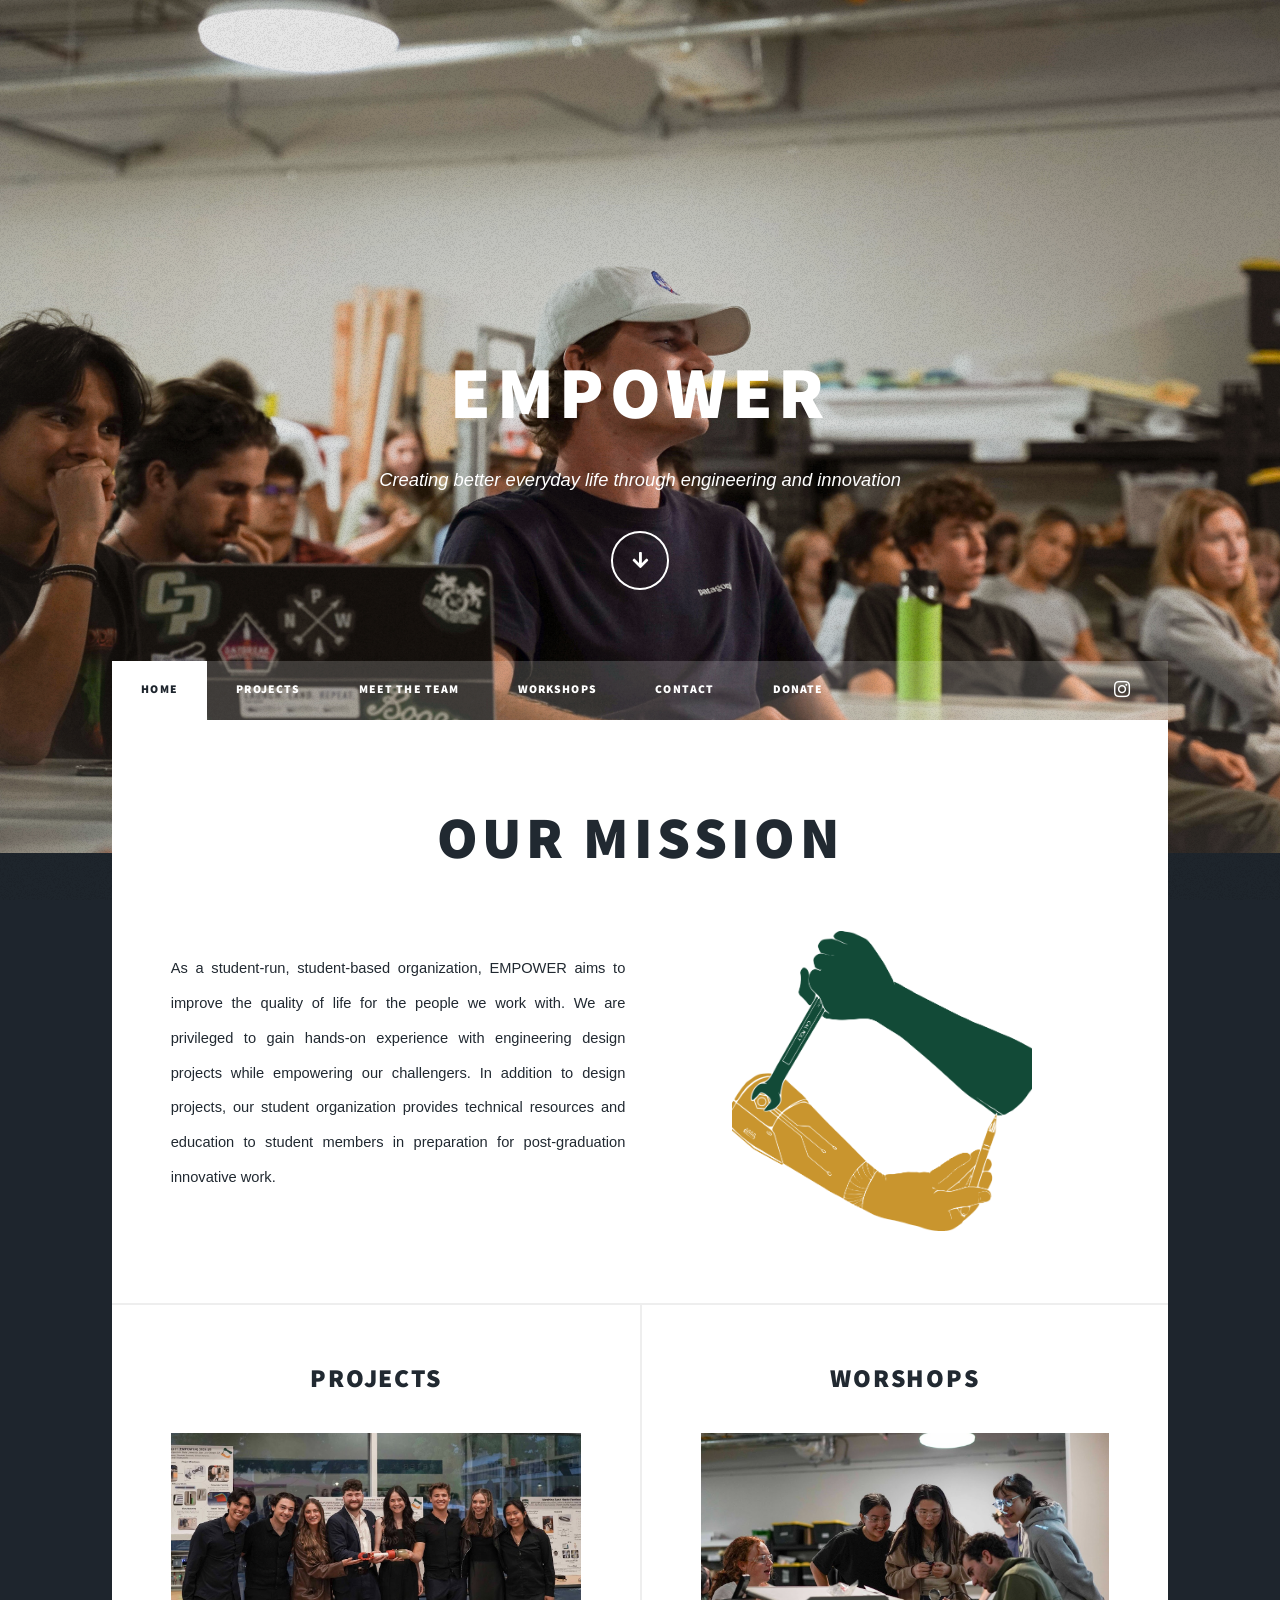
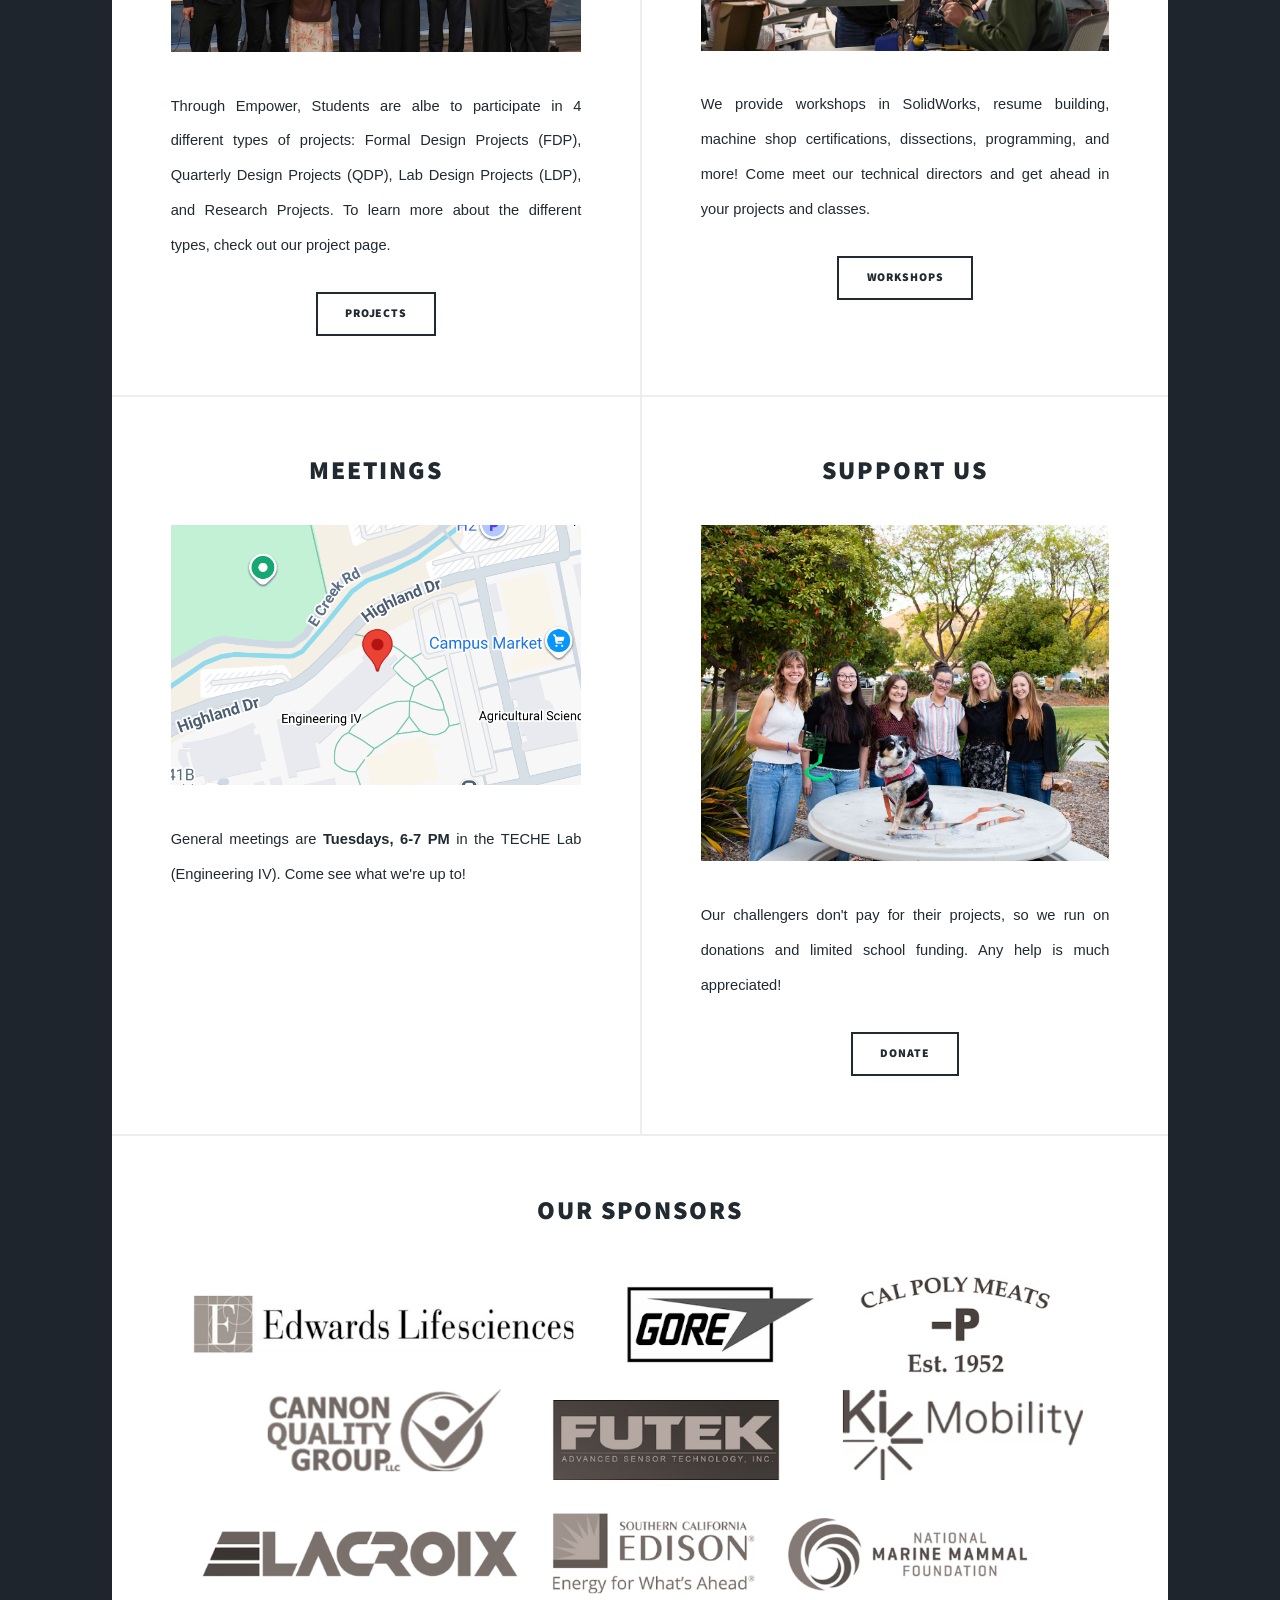
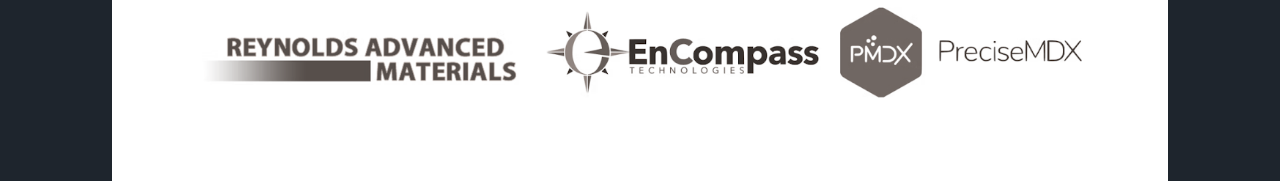
<file: index.html>
<!DOCTYPE HTML>

<html>
	<head>
		<title>Cal Poly EMPOWER Student Association</title>
		<meta name="description" content="EMPOWER is a Cal Poly student organization focused on engineering design projects, workshops, and innovation." />
		<link rel="icon" type="image/png" href="images/index/logo.png">
		<meta charset="utf-8" />
		<meta name="viewport" content="width=device-width, initial-scale=1, user-scalable=no" />
		<link rel="stylesheet" href="assets/css/main.css" />
		<noscript><link rel="stylesheet" href="assets/css/noscript.css" /></noscript>
	</head>
	<body class="is-preload">

		<!-- Wrapper -->
			<div id="wrapper" class="fade-in">

				<!-- Intro -->
					<div id="intro">
						<h1>EMPOWER</h1>
						<p>Creating better everyday life through engineering and innovation<br />
						</p>
						<ul class="actions">
							<li><a href="#nav" class="button icon solid solo fa-arrow-down scrolly">Continue</a></li>
						</ul>
					</div>



				<!-- Nav -->
					<nav id="nav">
						<ul class="links">
							<li class="active"><a href="index.html">Home</a></li>
							<li><a href="projects.html">Projects</a></li>
							<li><a href="team.html">Meet the Team</a></li>
							<li><a href="workshop.html">Workshops</a></li>
							<li><a href="contact.html">Contact</a></li>
							<li><a href="donate.html">Donate</a></li>
						</ul>
						<ul class="icons">
							<li><a href="https://www.instagram.com/calpolyempower/" class="icon brands fa-instagram"><span class="label">Instagram</span></a></li>						</ul>
					</nav>

				<!-- Main -->
					<div id="main">

<article class="post featured">
  <header class="major">
    <h2 style="text-align: center; margin-bottom: 2rem;">Our Mission</h2>
  </header>

  <div style="display: flex; align-items: center; gap: 2rem; flex-wrap: wrap;">
    
    <!-- LEFT: TEXT -->
    <div style="flex: 1; min-width: 280px; text-align: left;">
      <p>
        As a student-run, student-based organization, EMPOWER aims to improve the quality of life for the
        people we work with. We are privileged to gain hands-on experience with engineering design projects
        while empowering our challengers.
        In addition to design projects, our student organization provides technical resources and education
        to student members in preparation for post-graduation innovative work.
      </p>
    </div>

    <!-- RIGHT: IMAGE -->
    <div style="flex: 1; min-width: 280px; text-align: center;">
      <img src="images/index/logo.png" alt="Our Mission"
           style="width: 300px; height: 300px; object-fit: cover; border-radius: 0;" />
    </div>

  </div>
</article>


						<!-- Posts -->
							<section class="posts">
								<article>
									<header>

										<h2>Projects<br />
										</a></h2>
									</header>
									<a href="#" class="image fit"><img src="images/index/projects.jpg" alt="" /></a>
									<p>Through Empower, Students are albe to participate in 4 different types of projects: Formal Design Projects (FDP), Quarterly Design Projects (QDP), Lab Design Projects (LDP), and Research Projects. To learn more about the different types, check out our project page.</p>
									<ul class="actions special">
										<li><a href="projects.html" class="button">Projects</a></li>
									</ul>
								</article>
								<article>
									<header>
										<h2>Worshops<br />
										</a></h2>
									</header>
									<a href="#" class="image fit"><img src="images/index/workshops.jpg" alt="" /></a>
									<p>We provide workshops in SolidWorks, resume building, machine shop certifications, dissections, programming, and more! Come meet our technical directors and get ahead in your projects and classes.</p>
									<ul class="actions special">
										<li><a href="workshop.html" class="button">Workshops</a></li>
									</ul>
								</article>
								<article>
									<header>
										<h2>Meetings<br />
										</a></h2>
									</header>
									<a href="#" class="image fit"><img src="images/index/location.png" alt="" /></a>
									<p>General meetings are <b>Tuesdays, 6-7 PM</b> in the TECHE Lab (Engineering IV). Come see what we're up to!</p>
								</article>
								<article>
									<header>
										<h2>Support Us<br />
										</a></h2>
									</header>
									<a href="#" class="image fit"><img src="images/index/challenger.png" alt="" /></a>
									<p>Our challengers don't pay for their projects, so we run on donations and limited school funding. Any help is much appreciated!</p>
									<ul class="actions special">
										<li><a href="donate.html" class="button">Donate</a></li>
									</ul>
								</article>
							</section>

						<!-- Footer -->
							<footer>
								<div class="header">
									<!--<a href="#" class="previous">Prev</a>-->
									<h2>Our Sponsors<br />
									</a></h2>						
									<a href="#" class="image fit"><img src="images/index/sponsors.png" alt="" /></a>		
								</div>
							</footer>

					</div>

			


			</div>

		<!-- Scripts -->
			<script src="assets/js/jquery.min.js"></script>
			<script src="assets/js/jquery.scrollex.min.js"></script>
			<script src="assets/js/jquery.scrolly.min.js"></script>
			<script src="assets/js/browser.min.js"></script>
			<script src="assets/js/breakpoints.min.js"></script>
			<script src="assets/js/util.js"></script>
			<script src="assets/js/main.js"></script>

	</body>
	
</html>
</file>
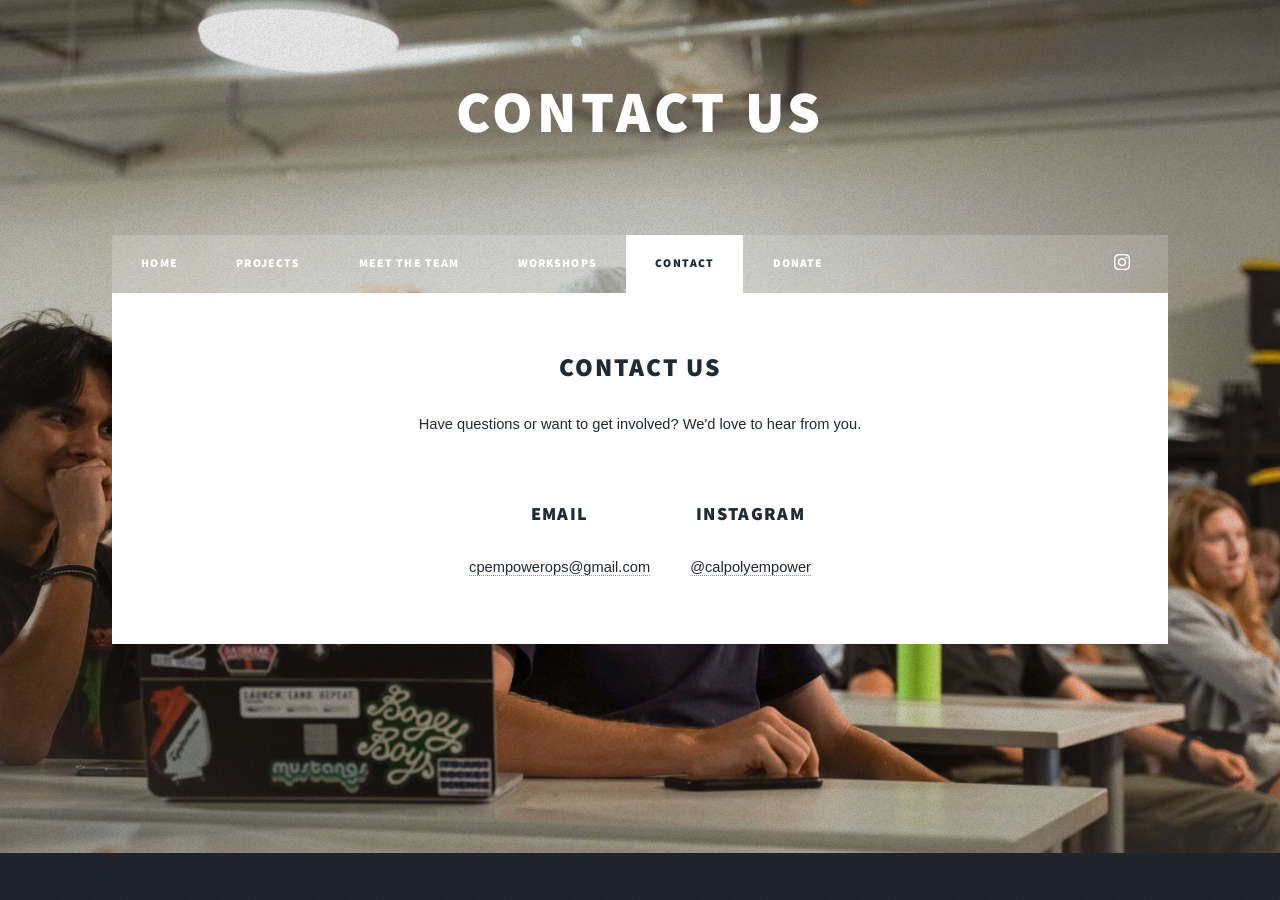
<file: contact.html>
<!DOCTYPE HTML>

<html>
	<head>
		<title>Contact | Cal Poly EMPOWER Student Association</title>
		<link rel="icon" type="image/png" href="images/index/logo.png">
		<meta charset="utf-8" />
		<meta name="viewport" content="width=device-width, initial-scale=1, user-scalable=no" />
		<link rel="stylesheet" href="assets/css/main.css" />
		<noscript><link rel="stylesheet" href="assets/css/noscript.css" /></noscript>
	</head>
	<body class="is-preload">

		<!-- Wrapper -->
			<div id="wrapper">

				<!-- Header -->
					<header id="header">
						<h1>Contact Us</h1>
					</header>

				<!-- Nav -->
					<nav id="nav">
						<ul class="links">
							<li><a href="index.html">Home</a></li>
							<li><a href="projects.html">Projects</a></li>
							<li><a href="team.html">Meet the Team</a></li>
							<li><a href="workshop.html">Workshops</a></li>
							<li class="active"><a href="contact.html">Contact</a></li>
							<li><a href="donate.html">Donate</a></li>

						</ul>
						<ul class="icons">
							<li><a href="https://www.instagram.com/calpolyempower/" class="icon brands fa-instagram"><span class="label">Instagram</span></a></li>						</ul>
						</ul>
					</nav>

				<!-- Main -->
					<div id="main">

<section>
  <header class="major">
    <h2>Contact Us</h2>
    <p>Have questions or want to get involved? We'd love to hear from you.</p>
  </header>

  <div class="row">

<!-- Contact Info --> 
<div class="col-6 col-12-small" style="display: flex; justify-content: center; gap: 40px; text-align: center; width: 100%;">
  
  <div>
    <h3>Email</h3>
    <p><a href="mailto:cpempowerops@gmail.com">cpempowerops@gmail.com</a></p>
  </div>

  <div>
    <h3>Instagram</h3>
    <p>
      <a href="https://www.instagram.com/calpolyempower/" target="_blank">
        @calpolyempower
      </a>
    </p>
  </div>

</div>

  </div>
</section>


				


		<!-- Scripts -->
			<script src="assets/js/jquery.min.js"></script>
			<script src="assets/js/jquery.scrollex.min.js"></script>
			<script src="assets/js/jquery.scrolly.min.js"></script>
			<script src="assets/js/browser.min.js"></script>
			<script src="assets/js/breakpoints.min.js"></script>
			<script src="assets/js/util.js"></script>
			<script src="assets/js/main.js"></script>

	</body>
</html>
</file>
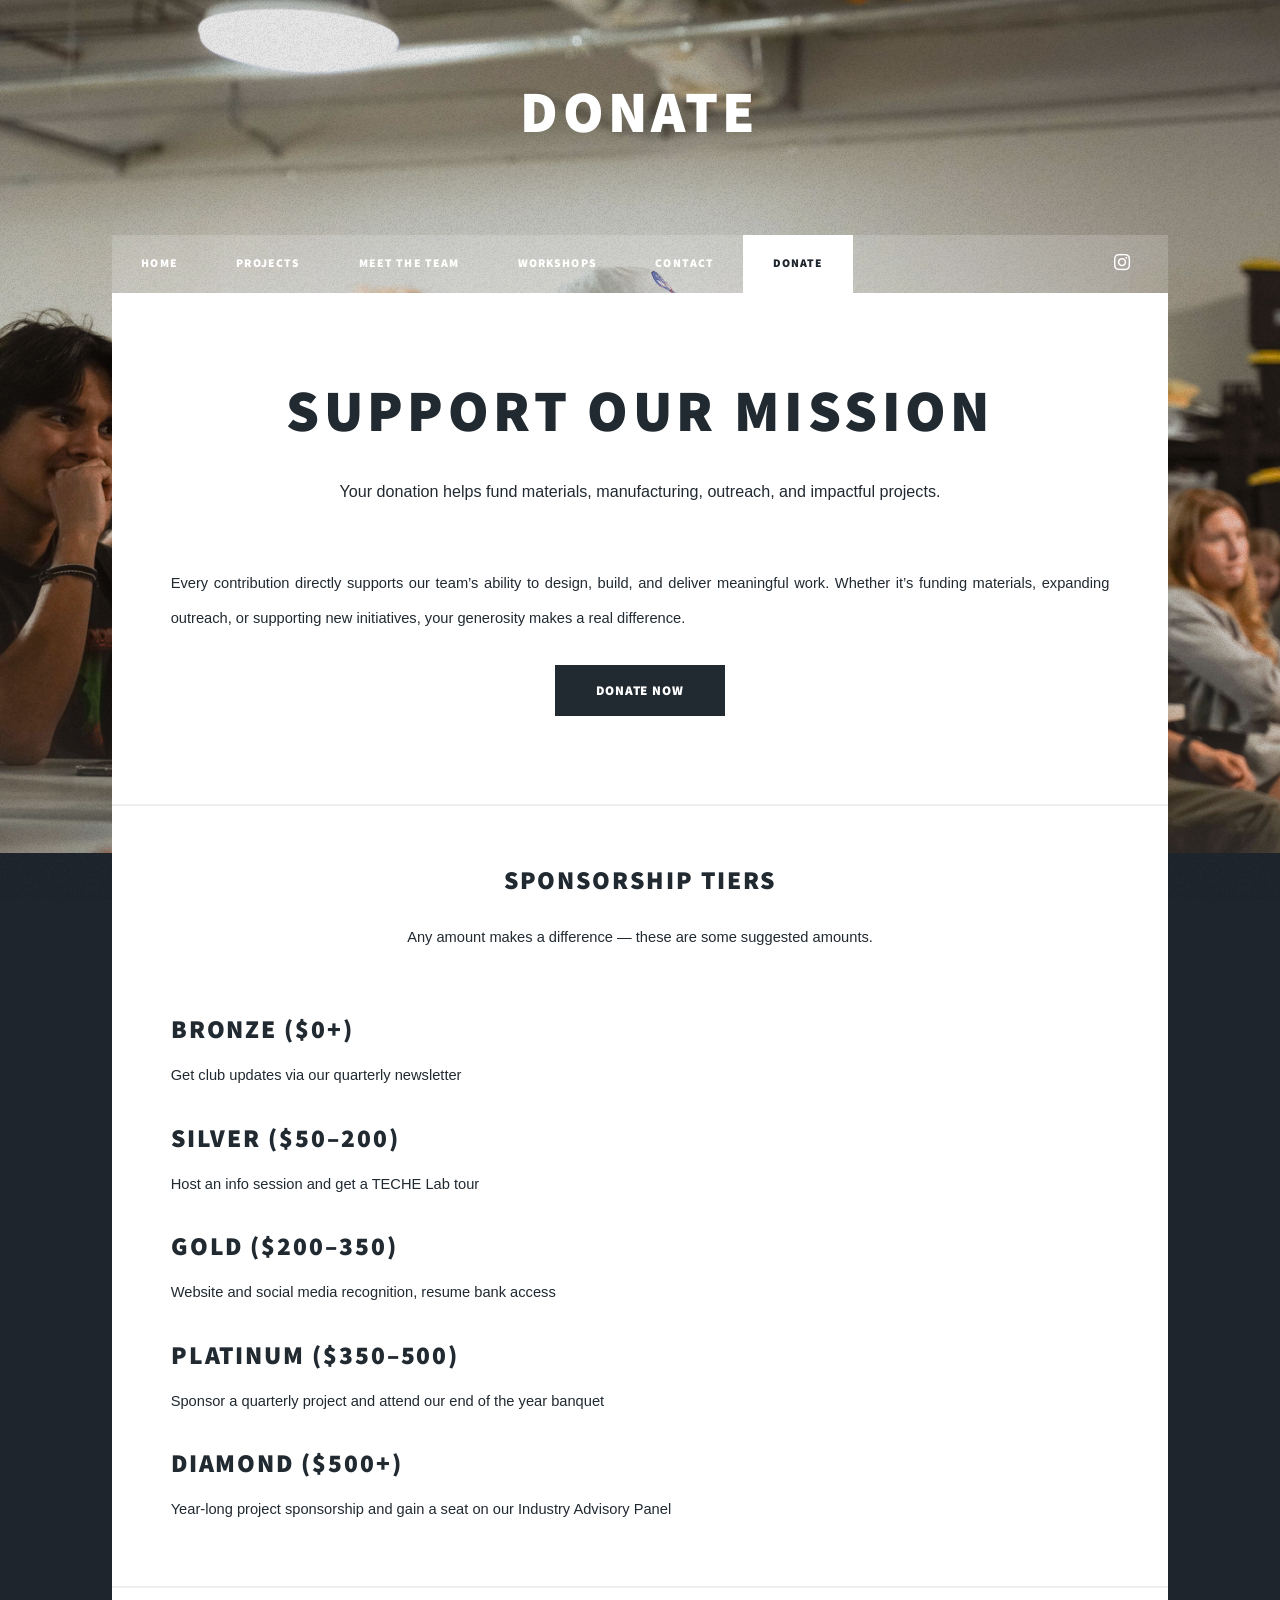
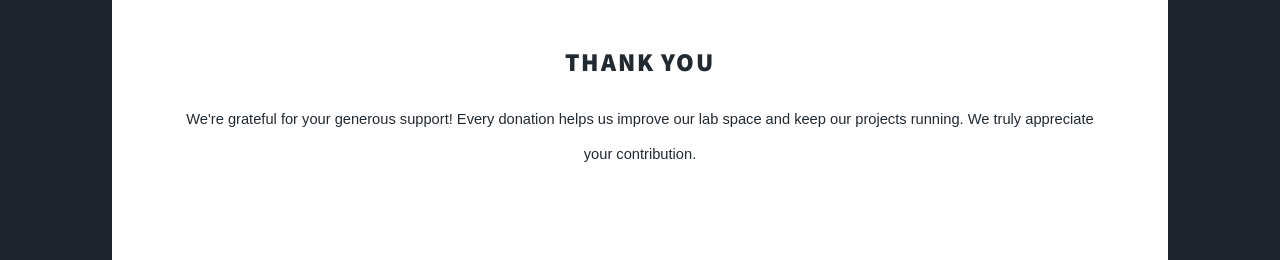
<file: donate.html>
<!DOCTYPE HTML>

<html>
  <head>
    <title>Donate | Cal Poly EMPOWER Student Association</title>
		<link rel="icon" type="image/png" href="images/index/logo.png">
    <meta charset="utf-8" />
    <meta name="viewport" content="width=device-width, initial-scale=1, user-scalable=no" />
    <link rel="stylesheet" href="assets/css/main.css" />
    <noscript><link rel="stylesheet" href="assets/css/noscript.css" /></noscript>
  </head>
  <body class="is-preload">

    <!-- Wrapper -->
    <div id="wrapper">

      <!-- Header -->
      <header id="header">
        <h1>Donate</h1>
      </header>

      <!-- Nav -->
      <nav id="nav">
        <ul class="links">
							<li><a href="index.html">Home</a></li>
							<li><a href="projects.html">Projects</a></li>
							<li><a href="team.html">Meet the Team</a></li>
							<li><a href="workshop.html">Workshops</a></li>
							<li><a href="contact.html">Contact</a></li>
							<li class="active"><a href="donate.html">Donate</a></li>
        </ul>

        <ul class="icons">
          <li>
            <a href="https://www.instagram.com/calpolyempower/" class="icon brands fa-instagram">
              <span class="label">Instagram</span>
            </a>
          </li>
        </ul>
      </nav>

      <!-- Main -->
      <div id="main">

        <!-- Intro -->
        <section class="post">
          <header class="major">
            <h1>Support Our Mission</h1>
            <p>Your donation helps fund materials, manufacturing, outreach, and impactful projects.</p>
          </header>

          <p>
            Every contribution directly supports our team’s ability to design, build, and deliver meaningful work.
            Whether it’s funding materials, expanding outreach, or supporting new initiatives,
            your generosity makes a real difference.
          </p>

          <!-- Centered Donate Button -->
          <ul class="actions special">
            <li>
              <!-- Replace with your real donation URL -->
              <a href="https://securelb.imodules.com/s/699/bp19/interior.aspx?sid=699&gid=1&pgid=961&cid=2272&bledit=1&dids=380&appealcode=A0565"
                 class="button primary large"
                 target="_blank"
                 rel="noopener">
                Donate Now
              </a>
            </li>
          </ul>
        </section>

        <!-- Sponsorship Tiers -->
        <section>
          <header class="major">
            <h2>Sponsorship Tiers</h2>
            <p>Any amount makes a difference — these are some suggested amounts.</p>
          </header>

          <!-- IMPORTANT: in Massively, .posts should be a direct child of #main -->
          <section class="posts">
            <article>
              <header>
                <h2>Bronze ($0+)</h2>
                <p>Get club updates via our quarterly newsletter</p>
              </header>
            </article>

            <article>
              <header>
                <h2>Silver ($50–200)</h2>
                <p>Host an info session and get a TECHE Lab tour</p>
              </header>
            </article>

            <article>
              <header>
                <h2>Gold ($200–350)</h2>
                <p>Website and social media recognition, resume bank access</p>
              </header>
            </article>

            <article>
              <header>
                <h2>Platinum ($350–500)</h2>
                <p>Sponsor a quarterly project and attend our end of the year banquet</p>
              </header>
            </article>

            <article>
              <header>
                <h2>Diamond ($500+)</h2>
                <p>Year-long project sponsorship and gain a seat on our Industry Advisory Panel</p>
              </header>
            </article>
          </section>
        </section>

        <!-- Thank You -->
        <section>
          <header class="major">
            <h2>Thank You</h2>
            <p>
              We're grateful for your generous support! Every donation helps us improve our lab space and keep our projects running.
              We truly appreciate your contribution.
            </p>
          </header>
        </section>

      </div>

     

    </div>

    <!-- Scripts -->
    <script src="assets/js/jquery.min.js"></script>
    <script src="assets/js/jquery.scrollex.min.js"></script>
    <script src="assets/js/jquery.scrolly.min.js"></script>
    <script src="assets/js/browser.min.js"></script>
    <script src="assets/js/breakpoints.min.js"></script>
    <script src="assets/js/util.js"></script>
    <script src="assets/js/main.js"></script>

  </body>
</html>
</file>
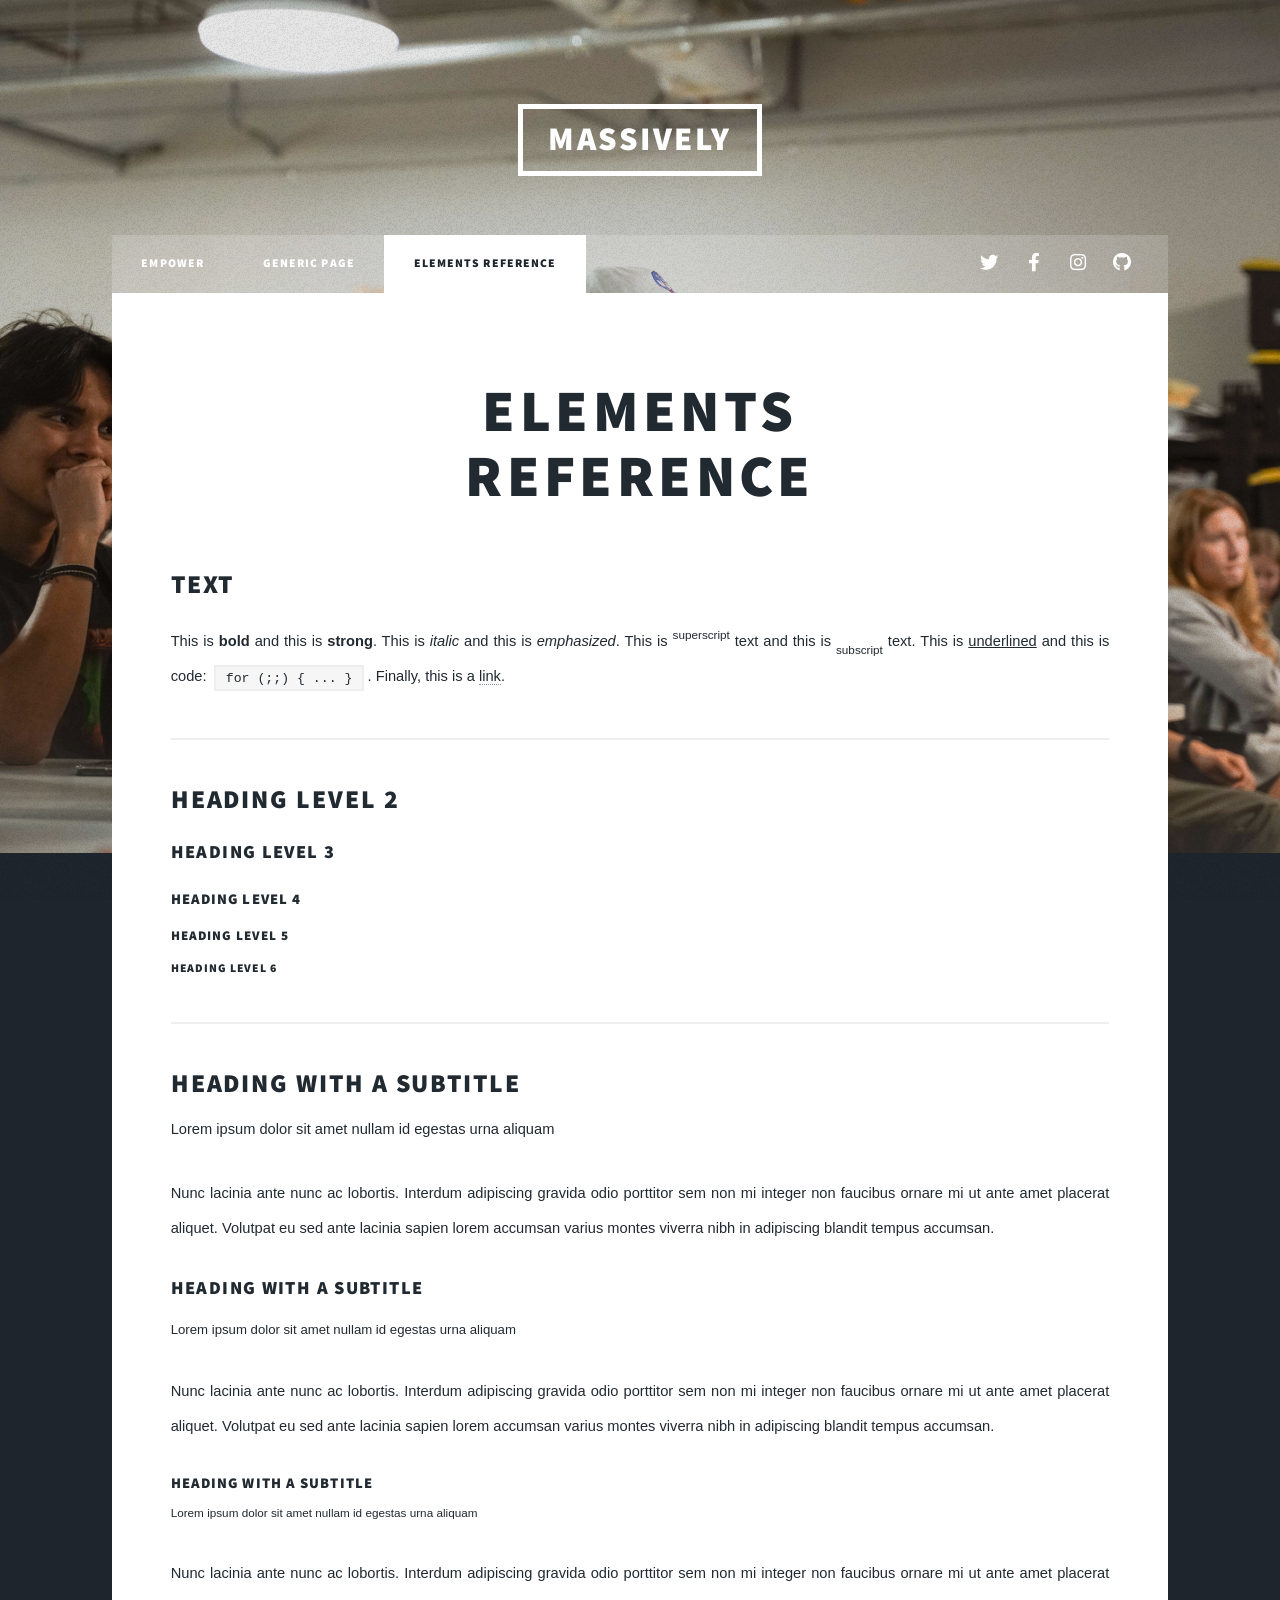
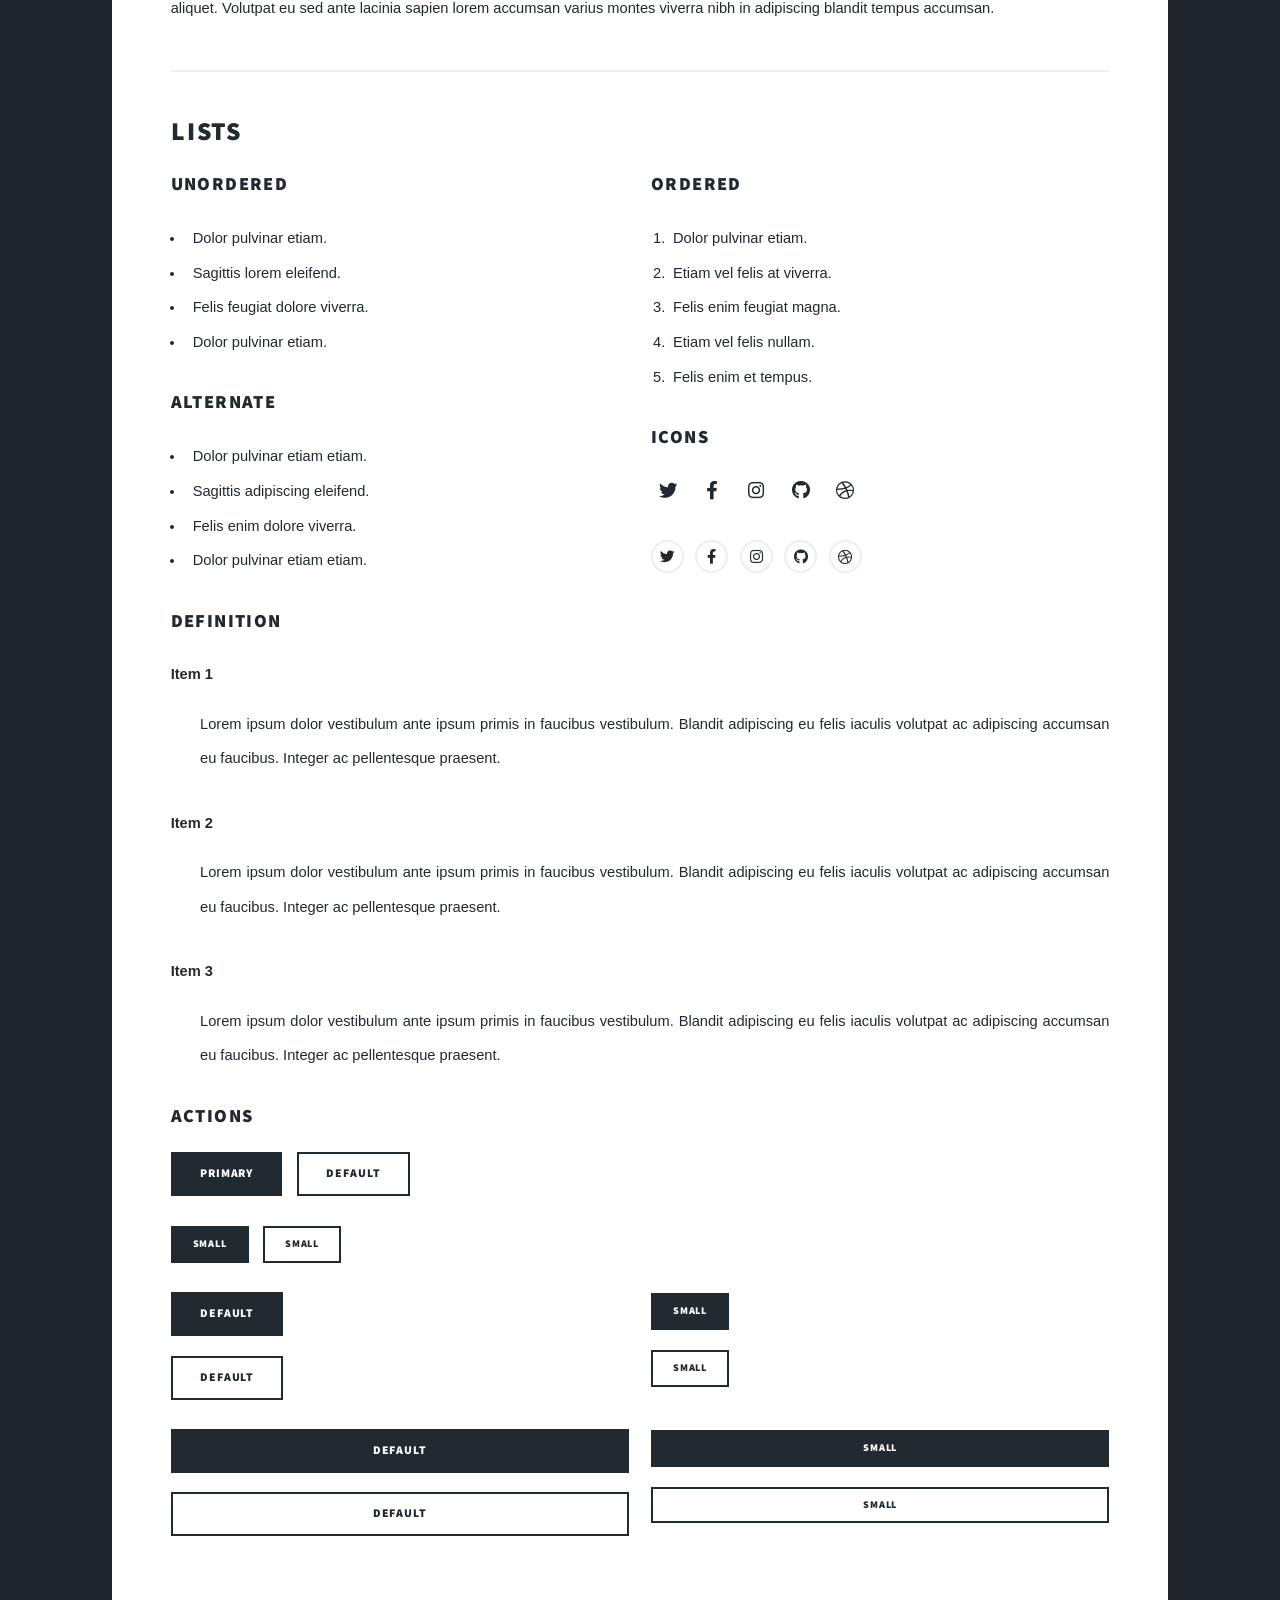
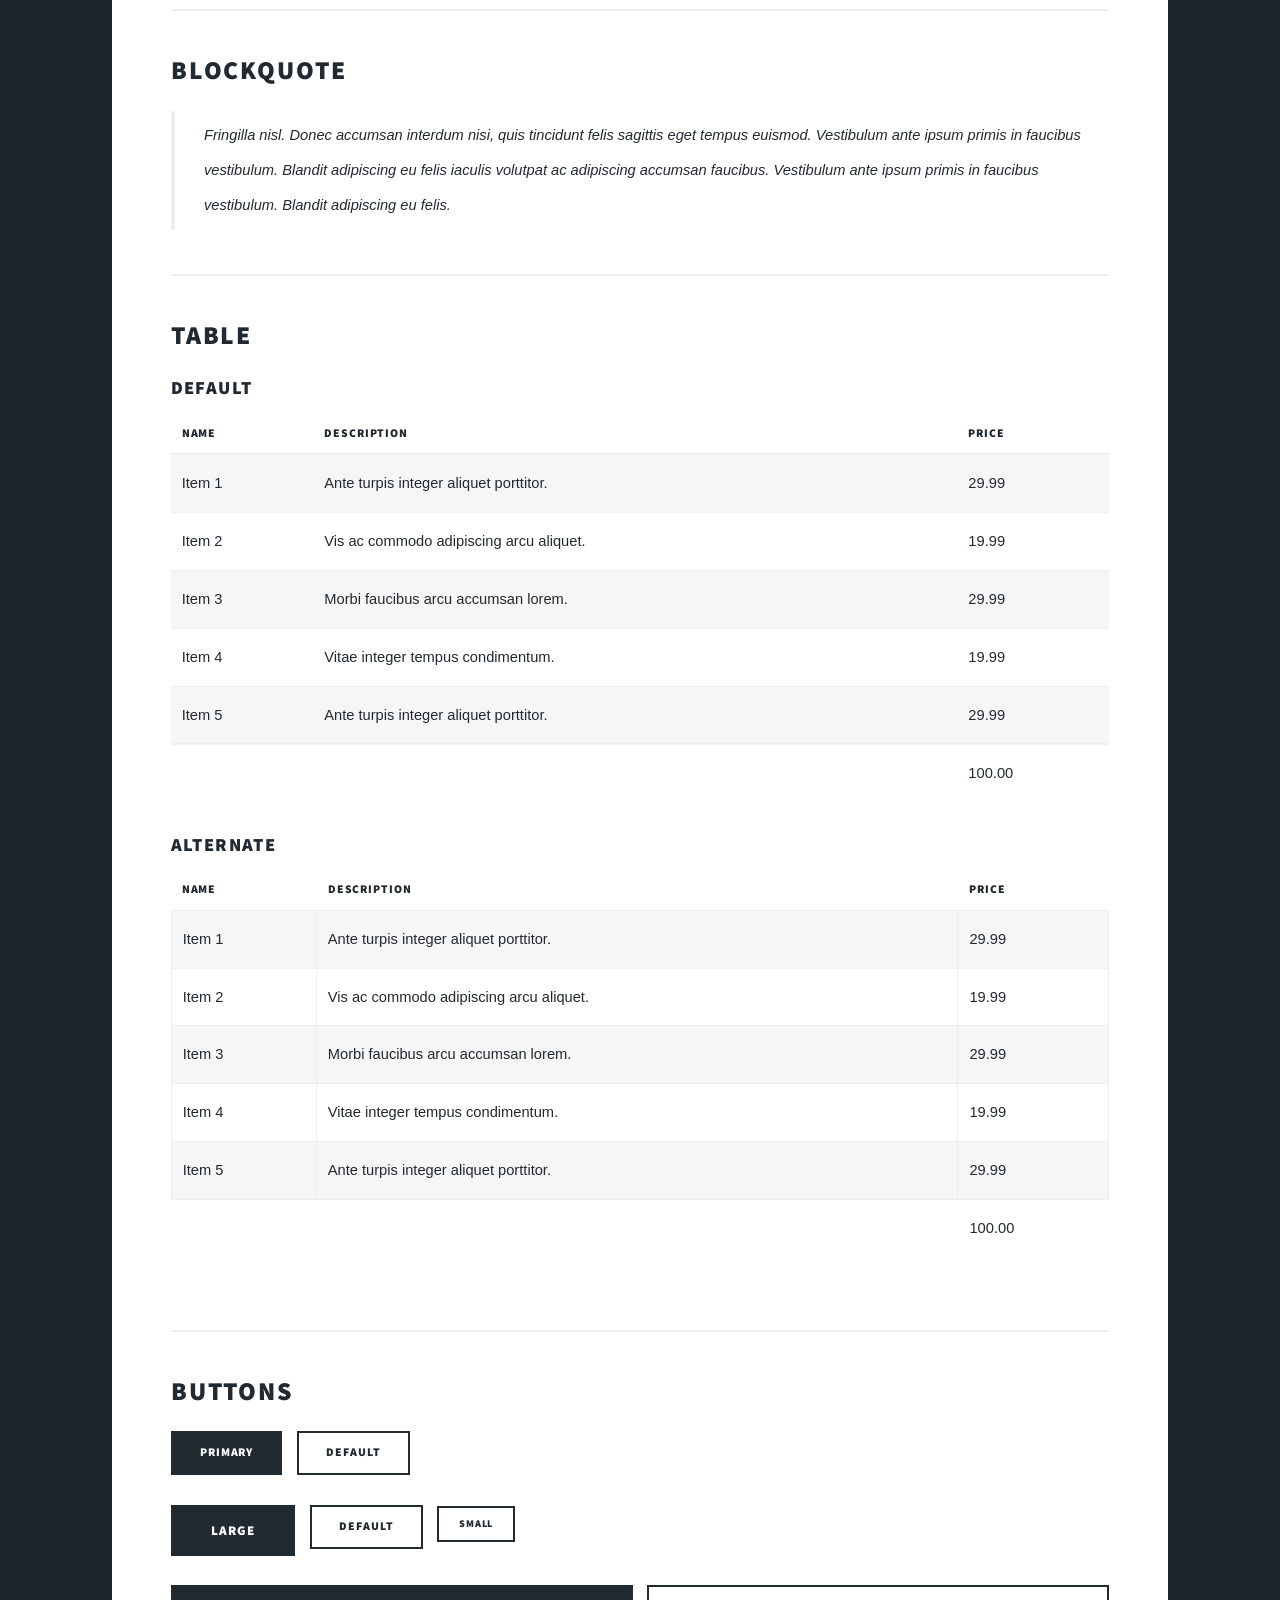
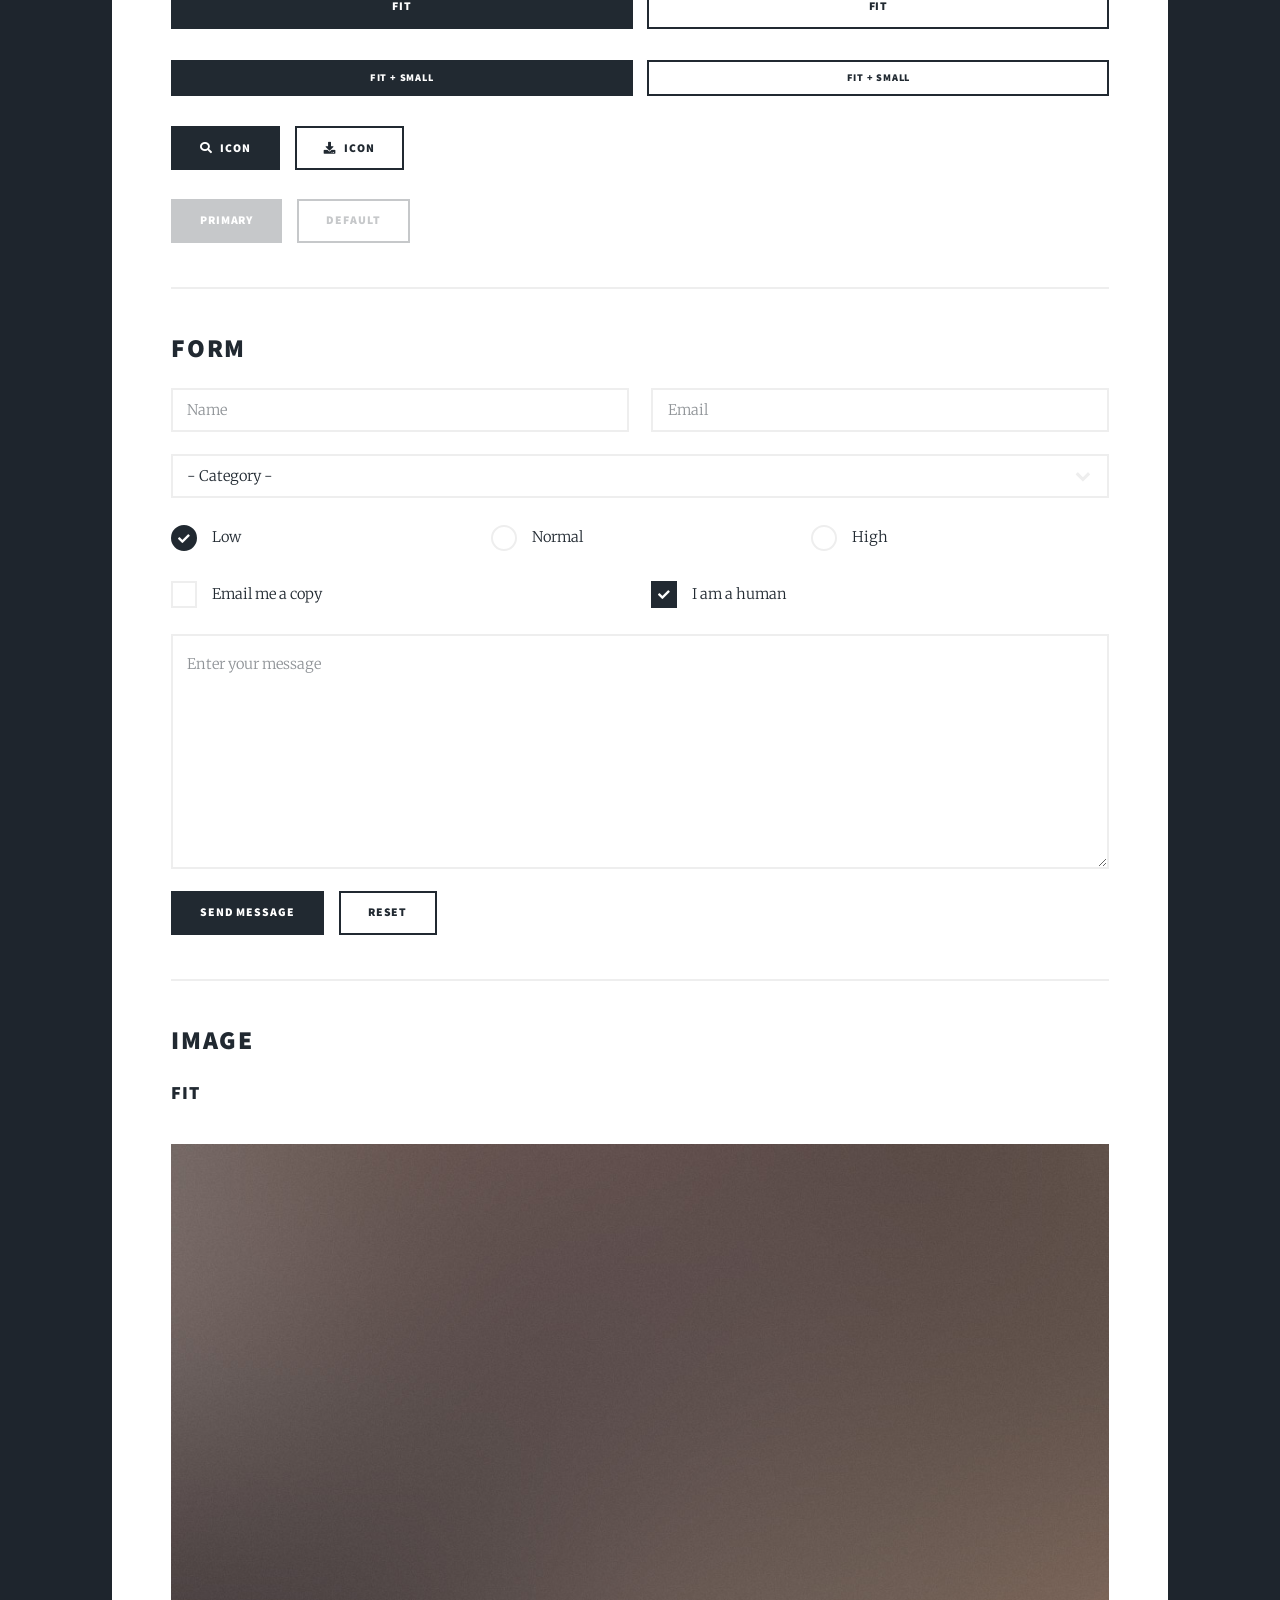
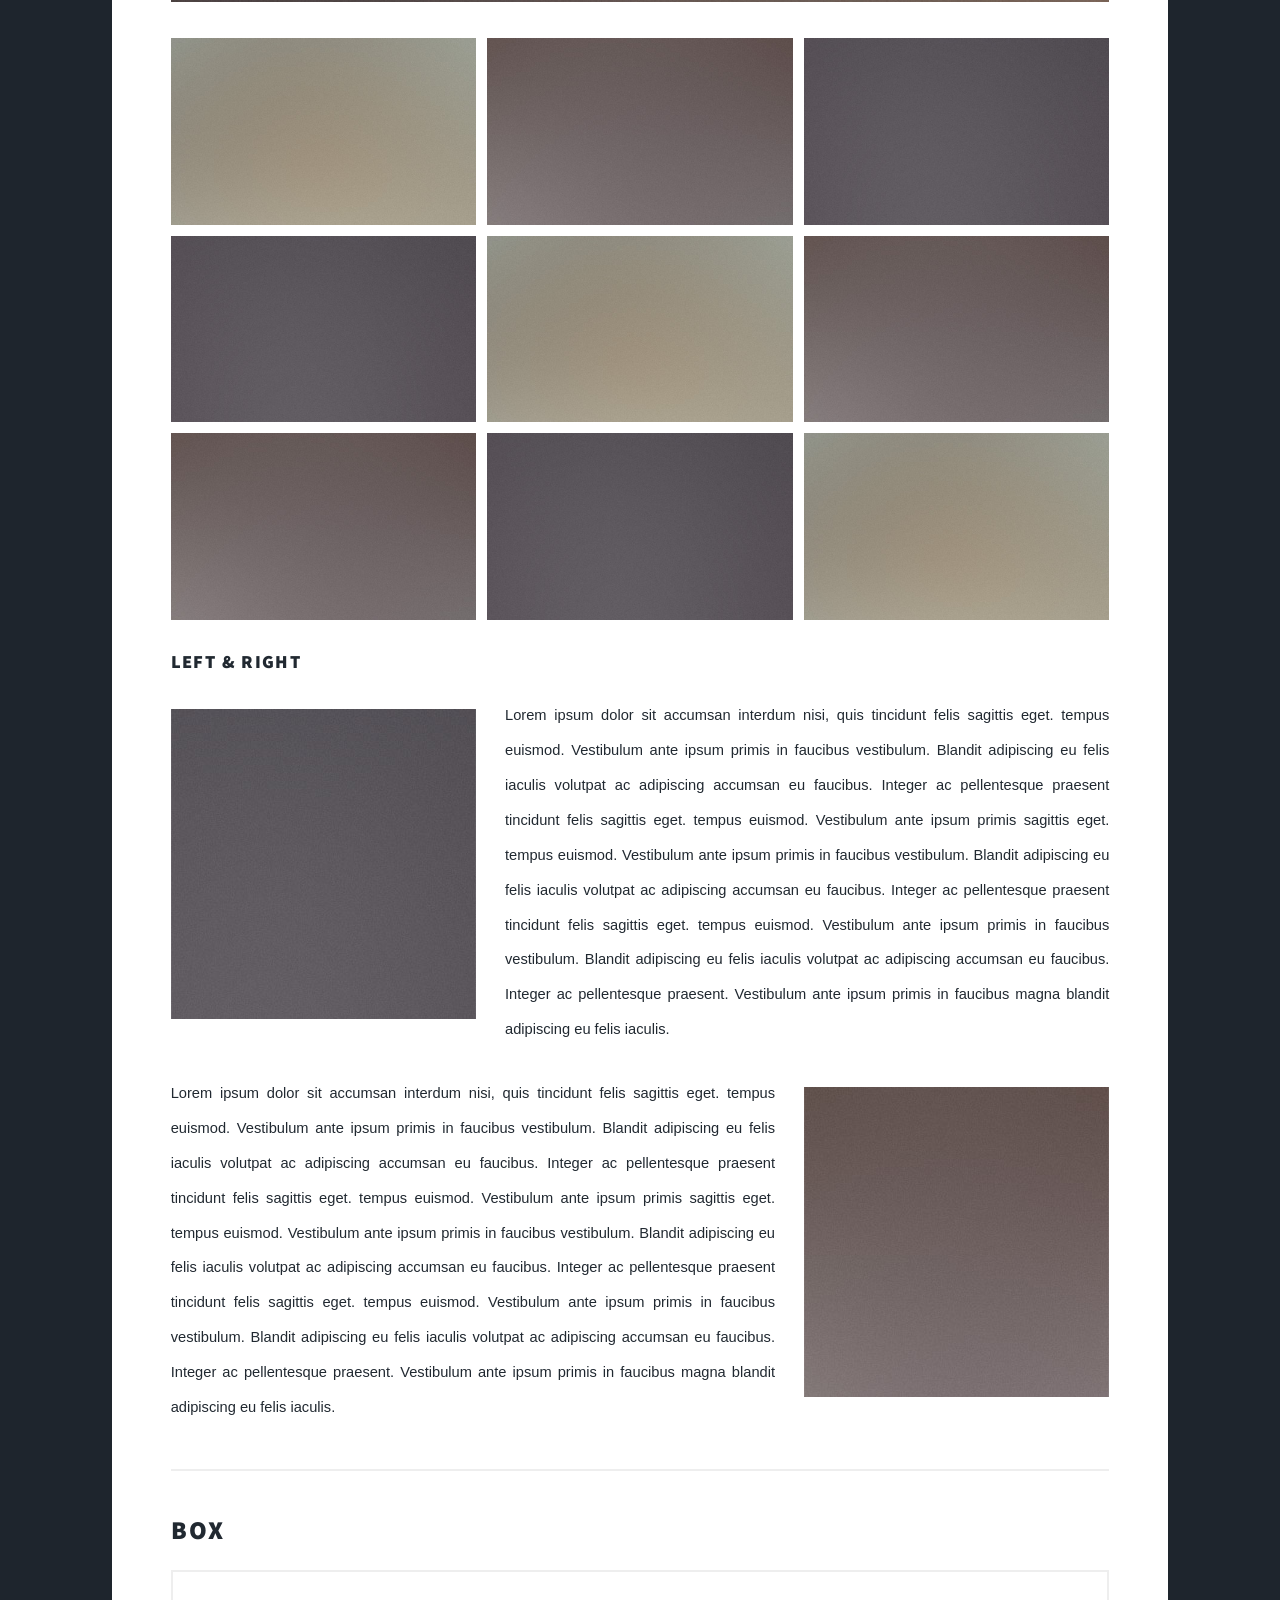
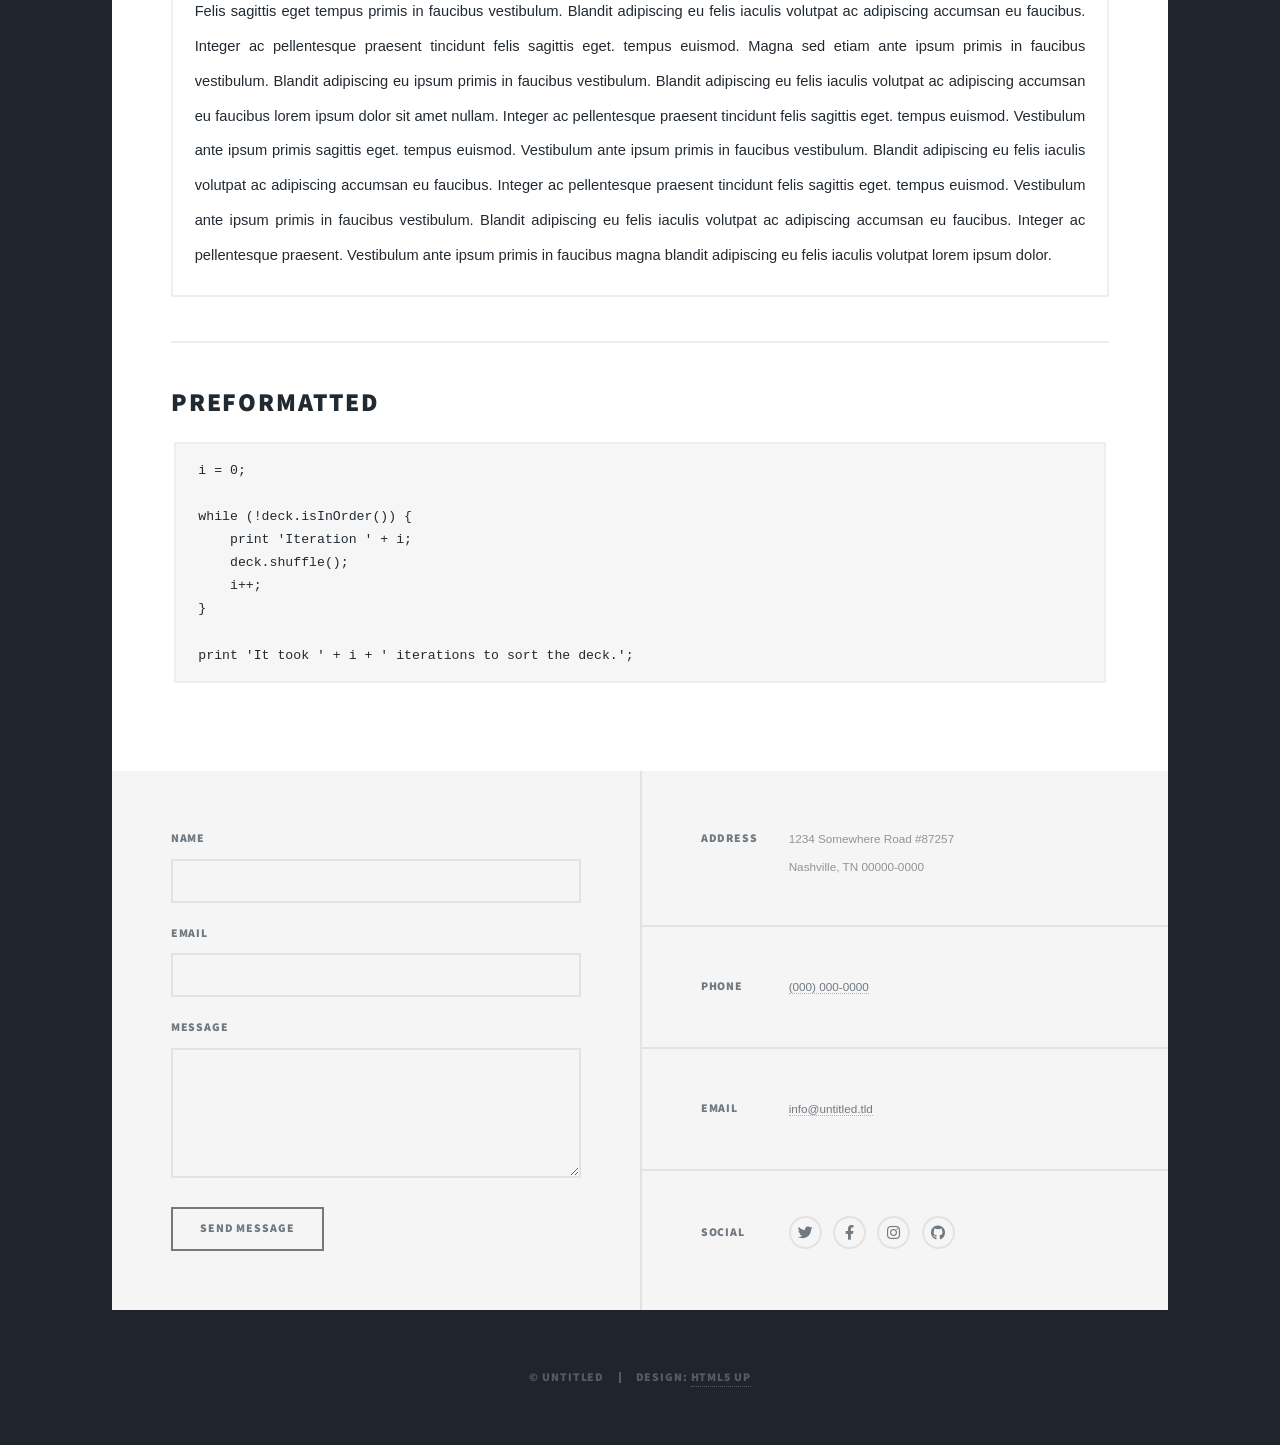
<file: elements.html>
<!DOCTYPE HTML>

<html>
	<head>
		<title>EMPOWER Cal Poly</title>
		<meta charset="utf-8" />
		<meta name="viewport" content="width=device-width, initial-scale=1, user-scalable=no" />
		<link rel="stylesheet" href="assets/css/main.css" />
		<noscript><link rel="stylesheet" href="assets/css/noscript.css" /></noscript>
	</head>
	<body class="is-preload">

		<!-- Wrapper -->
			<div id="wrapper">

				<!-- Header -->
					<header id="header">
						<a href="index.html" class="logo">Massively</a>
					</header>

				<!-- Nav -->
					<nav id="nav">
						<ul class="links">
							<li><a href="index.html">EMPOWER</a></li>
							<li><a href="generic.html">Generic Page</a></li>
							<li class="active"><a href="elements.html">Elements Reference</a></li>
						</ul>
						<ul class="icons">
							<li><a href="#" class="icon brands fa-twitter"><span class="label">Twitter</span></a></li>
							<li><a href="#" class="icon brands fa-facebook-f"><span class="label">Facebook</span></a></li>
							<li><a href="#" class="icon brands fa-instagram"><span class="label">Instagram</span></a></li>
							<li><a href="#" class="icon brands fa-github"><span class="label">GitHub</span></a></li>
						</ul>
					</nav>

				<!-- Main -->
					<div id="main">

						<!-- Post -->
							<section class="post">
								<header class="major">
									<h1>Elements<br />
									Reference</h1>
								</header>

								<!-- Text stuff -->
									<h2>Text</h2>
									<p>This is <b>bold</b> and this is <strong>strong</strong>. This is <i>italic</i> and this is <em>emphasized</em>.
									This is <sup>superscript</sup> text and this is <sub>subscript</sub> text.
									This is <u>underlined</u> and this is code: <code>for (;;) { ... }</code>.
									Finally, this is a <a href="#">link</a>.</p>
									<hr />
									<h2>Heading Level 2</h2>
									<h3>Heading Level 3</h3>
									<h4>Heading Level 4</h4>
									<h5>Heading Level 5</h5>
									<h6>Heading Level 6</h6>
									<hr />
									<header>
										<h2>Heading with a Subtitle</h2>
										<p>Lorem ipsum dolor sit amet nullam id egestas urna aliquam</p>
									</header>
									<p>Nunc lacinia ante nunc ac lobortis. Interdum adipiscing gravida odio porttitor sem non mi integer non faucibus ornare mi ut ante amet placerat aliquet. Volutpat eu sed ante lacinia sapien lorem accumsan varius montes viverra nibh in adipiscing blandit tempus accumsan.</p>
									<header>
										<h3>Heading with a Subtitle</h3>
										<p>Lorem ipsum dolor sit amet nullam id egestas urna aliquam</p>
									</header>
									<p>Nunc lacinia ante nunc ac lobortis. Interdum adipiscing gravida odio porttitor sem non mi integer non faucibus ornare mi ut ante amet placerat aliquet. Volutpat eu sed ante lacinia sapien lorem accumsan varius montes viverra nibh in adipiscing blandit tempus accumsan.</p>
									<header>
										<h4>Heading with a Subtitle</h4>
										<p>Lorem ipsum dolor sit amet nullam id egestas urna aliquam</p>
									</header>
									<p>Nunc lacinia ante nunc ac lobortis. Interdum adipiscing gravida odio porttitor sem non mi integer non faucibus ornare mi ut ante amet placerat aliquet. Volutpat eu sed ante lacinia sapien lorem accumsan varius montes viverra nibh in adipiscing blandit tempus accumsan.</p>

									<hr />

								<!-- Lists -->
									<h2>Lists</h2>
									<div class="row">
										<div class="col-6 col-12-small">

											<h3>Unordered</h3>
											<ul>
												<li>Dolor pulvinar etiam.</li>
												<li>Sagittis lorem eleifend.</li>
												<li>Felis feugiat dolore viverra.</li>
												<li>Dolor pulvinar etiam.</li>
											</ul>

											<h3>Alternate</h3>
											<ul class="alt">
												<li>Dolor pulvinar etiam etiam.</li>
												<li>Sagittis adipiscing eleifend.</li>
												<li>Felis enim dolore viverra.</li>
												<li>Dolor pulvinar etiam etiam.</li>
											</ul>

										</div>
										<div class="col-6 col-12-small">

											<h3>Ordered</h3>
											<ol>
												<li>Dolor pulvinar etiam.</li>
												<li>Etiam vel felis at viverra.</li>
												<li>Felis enim feugiat magna.</li>
												<li>Etiam vel felis nullam.</li>
												<li>Felis enim et tempus.</li>
											</ol>

											<h3>Icons</h3>
											<ul class="icons">
												<li><a href="#" class="icon brands fa-twitter"><span class="label">Twitter</span></a></li>
												<li><a href="#" class="icon brands fa-facebook-f"><span class="label">Facebook</span></a></li>
												<li><a href="#" class="icon brands fa-instagram"><span class="label">Instagram</span></a></li>
												<li><a href="#" class="icon brands fa-github"><span class="label">Github</span></a></li>
												<li><a href="#" class="icon brands fa-dribbble"><span class="label">Dribbble</span></a></li>
											</ul>
											<ul class="icons alt">
												<li><a href="#" class="icon brands alt fa-twitter"><span class="label">Twitter</span></a></li>
												<li><a href="#" class="icon brands alt fa-facebook-f"><span class="label">Facebook</span></a></li>
												<li><a href="#" class="icon brands alt fa-instagram"><span class="label">Instagram</span></a></li>
												<li><a href="#" class="icon brands alt fa-github"><span class="label">Github</span></a></li>
												<li><a href="#" class="icon brands alt fa-dribbble"><span class="label">Dribbble</span></a></li>
											</ul>

										</div>
									</div>
									<h3>Definition</h3>
									<dl>
										<dt>Item 1</dt>
										<dd>
											<p>Lorem ipsum dolor vestibulum ante ipsum primis in faucibus vestibulum. Blandit adipiscing eu felis iaculis volutpat ac adipiscing accumsan eu faucibus. Integer ac pellentesque praesent.</p>
										</dd>
										<dt>Item 2</dt>
										<dd>
											<p>Lorem ipsum dolor vestibulum ante ipsum primis in faucibus vestibulum. Blandit adipiscing eu felis iaculis volutpat ac adipiscing accumsan eu faucibus. Integer ac pellentesque praesent.</p>
										</dd>
										<dt>Item 3</dt>
										<dd>
											<p>Lorem ipsum dolor vestibulum ante ipsum primis in faucibus vestibulum. Blandit adipiscing eu felis iaculis volutpat ac adipiscing accumsan eu faucibus. Integer ac pellentesque praesent.</p>
										</dd>
									</dl>

									<h3>Actions</h3>
									<ul class="actions">
										<li><a href="#" class="button primary">Primary</a></li>
										<li><a href="#" class="button">Default</a></li>
									</ul>
									<ul class="actions small">
										<li><a href="#" class="button primary small">Small</a></li>
										<li><a href="#" class="button small">Small</a></li>
									</ul>
									<div class="row">
										<div class="col-6 col-12-small">
											<ul class="actions stacked">
												<li><a href="#" class="button primary">Default</a></li>
												<li><a href="#" class="button">Default</a></li>
											</ul>
										</div>
										<div class="col-6 col-12-small">
											<ul class="actions stacked">
												<li><a href="#" class="button primary small">Small</a></li>
												<li><a href="#" class="button small">Small</a></li>
											</ul>
										</div>
									</div>
									<div class="row">
										<div class="col-6 col-12-small">
											<ul class="actions stacked">
												<li><a href="#" class="button primary fit">Default</a></li>
												<li><a href="#" class="button fit">Default</a></li>
											</ul>
										</div>
										<div class="col-6 col-12-small">
											<ul class="actions stacked">
												<li><a href="#" class="button primary small fit">Small</a></li>
												<li><a href="#" class="button small fit">Small</a></li>
											</ul>
										</div>
									</div>

									<hr />

								<!-- Blockquote -->
									<h2>Blockquote</h2>
									<blockquote>Fringilla nisl. Donec accumsan interdum nisi, quis tincidunt felis sagittis eget tempus euismod. Vestibulum ante ipsum primis in faucibus vestibulum. Blandit adipiscing eu felis iaculis volutpat ac adipiscing accumsan faucibus. Vestibulum ante ipsum primis in faucibus vestibulum. Blandit adipiscing eu felis.</blockquote>

									<hr />

								<!-- Table -->
									<h2>Table</h2>

									<h3>Default</h3>
									<div class="table-wrapper">
										<table>
											<thead>
												<tr>
													<th>Name</th>
													<th>Description</th>
													<th>Price</th>
												</tr>
											</thead>
											<tbody>
												<tr>
													<td>Item 1</td>
													<td>Ante turpis integer aliquet porttitor.</td>
													<td>29.99</td>
												</tr>
												<tr>
													<td>Item 2</td>
													<td>Vis ac commodo adipiscing arcu aliquet.</td>
													<td>19.99</td>
												</tr>
												<tr>
													<td>Item 3</td>
													<td> Morbi faucibus arcu accumsan lorem.</td>
													<td>29.99</td>
												</tr>
												<tr>
													<td>Item 4</td>
													<td>Vitae integer tempus condimentum.</td>
													<td>19.99</td>
												</tr>
												<tr>
													<td>Item 5</td>
													<td>Ante turpis integer aliquet porttitor.</td>
													<td>29.99</td>
												</tr>
											</tbody>
											<tfoot>
												<tr>
													<td colspan="2"></td>
													<td>100.00</td>
												</tr>
											</tfoot>
										</table>
									</div>

									<h3>Alternate</h3>
									<div class="table-wrapper">
										<table class="alt">
											<thead>
												<tr>
													<th>Name</th>
													<th>Description</th>
													<th>Price</th>
												</tr>
											</thead>
											<tbody>
												<tr>
													<td>Item 1</td>
													<td>Ante turpis integer aliquet porttitor.</td>
													<td>29.99</td>
												</tr>
												<tr>
													<td>Item 2</td>
													<td>Vis ac commodo adipiscing arcu aliquet.</td>
													<td>19.99</td>
												</tr>
												<tr>
													<td>Item 3</td>
													<td> Morbi faucibus arcu accumsan lorem.</td>
													<td>29.99</td>
												</tr>
												<tr>
													<td>Item 4</td>
													<td>Vitae integer tempus condimentum.</td>
													<td>19.99</td>
												</tr>
												<tr>
													<td>Item 5</td>
													<td>Ante turpis integer aliquet porttitor.</td>
													<td>29.99</td>
												</tr>
											</tbody>
											<tfoot>
												<tr>
													<td colspan="2"></td>
													<td>100.00</td>
												</tr>
											</tfoot>
										</table>
									</div>

									<hr />

								<!-- Buttons -->
									<h2>Buttons</h2>
									<ul class="actions">
										<li><a href="#" class="button primary">Primary</a></li>
										<li><a href="#" class="button">Default</a></li>
									</ul>
									<ul class="actions">
										<li><a href="#" class="button primary large">Large</a></li>
										<li><a href="#" class="button">Default</a></li>
										<li><a href="#" class="button small">Small</a></li>
									</ul>
									<ul class="actions fit">
										<li><a href="#" class="button primary fit">Fit</a></li>
										<li><a href="#" class="button fit">Fit</a></li>
									</ul>
									<ul class="actions fit small">
										<li><a href="#" class="button primary fit small">Fit + Small</a></li>
										<li><a href="#" class="button fit small">Fit + Small</a></li>
									</ul>
									<ul class="actions">
										<li><a href="#" class="button primary icon solid fa-search">Icon</a></li>
										<li><a href="#" class="button icon solid fa-download">Icon</a></li>
									</ul>
									<ul class="actions">
										<li><span class="button primary disabled">Primary</span></li>
										<li><span class="button disabled">Default</span></li>
									</ul>

									<hr />

								<!-- Form -->
									<h2>Form</h2>

									<form method="post" action="#">
										<div class="row gtr-uniform">
											<div class="col-6 col-12-xsmall">
												<input type="text" name="demo-name" id="demo-name" value="" placeholder="Name" />
											</div>
											<div class="col-6 col-12-xsmall">
												<input type="email" name="demo-email" id="demo-email" value="" placeholder="Email" />
											</div>
											<!-- Break -->
											<div class="col-12">
												<select name="demo-category" id="demo-category">
													<option value="">- Category -</option>
													<option value="1">Manufacturing</option>
													<option value="1">Shipping</option>
													<option value="1">Administration</option>
													<option value="1">Human Resources</option>
												</select>
											</div>
											<!-- Break -->
											<div class="col-4 col-12-small">
												<input type="radio" id="demo-priority-low" name="demo-priority" checked>
												<label for="demo-priority-low">Low</label>
											</div>
											<div class="col-4 col-12-small">
												<input type="radio" id="demo-priority-normal" name="demo-priority">
												<label for="demo-priority-normal">Normal</label>
											</div>
											<div class="col-4 col-12-small">
												<input type="radio" id="demo-priority-high" name="demo-priority">
												<label for="demo-priority-high">High</label>
											</div>
											<!-- Break -->
											<div class="col-6 col-12-small">
												<input type="checkbox" id="demo-copy" name="demo-copy">
												<label for="demo-copy">Email me a copy</label>
											</div>
											<div class="col-6 col-12-small">
												<input type="checkbox" id="demo-human" name="demo-human" checked>
												<label for="demo-human">I am a human</label>
											</div>
											<!-- Break -->
											<div class="col-12">
												<textarea name="demo-message" id="demo-message" placeholder="Enter your message" rows="6"></textarea>
											</div>
											<!-- Break -->
											<div class="col-12">
												<ul class="actions">
													<li><input type="submit" value="Send Message" class="primary" /></li>
													<li><input type="reset" value="Reset" /></li>
												</ul>
											</div>
										</div>
									</form>

									<hr />

								<!-- Image -->
									<h2>Image</h2>

									<h3>Fit</h3>
									<span class="image fit"><img src="images/pic01.jpg" alt="" /></span>
									<div class="box alt">
										<div class="row gtr-50 gtr-uniform">
											<div class="col-4"><span class="image fit"><img src="images/pic02.jpg" alt="" /></span></div>
											<div class="col-4"><span class="image fit"><img src="images/pic03.jpg" alt="" /></span></div>
											<div class="col-4"><span class="image fit"><img src="images/pic04.jpg" alt="" /></span></div>
											<!-- Break -->
											<div class="col-4"><span class="image fit"><img src="images/pic04.jpg" alt="" /></span></div>
											<div class="col-4"><span class="image fit"><img src="images/pic02.jpg" alt="" /></span></div>
											<div class="col-4"><span class="image fit"><img src="images/pic03.jpg" alt="" /></span></div>
											<!-- Break -->
											<div class="col-4"><span class="image fit"><img src="images/pic03.jpg" alt="" /></span></div>
											<div class="col-4"><span class="image fit"><img src="images/pic04.jpg" alt="" /></span></div>
											<div class="col-4"><span class="image fit"><img src="images/pic02.jpg" alt="" /></span></div>
										</div>
									</div>

									<h3>Left &amp; Right</h3>
									<p><span class="image left"><img src="images/pic08.jpg" alt="" /></span>Lorem ipsum dolor sit accumsan interdum nisi, quis tincidunt felis sagittis eget. tempus euismod. Vestibulum ante ipsum primis in faucibus vestibulum. Blandit adipiscing eu felis iaculis volutpat ac adipiscing accumsan eu faucibus. Integer ac pellentesque praesent tincidunt felis sagittis eget. tempus euismod. Vestibulum ante ipsum primis sagittis eget. tempus euismod. Vestibulum ante ipsum primis in faucibus vestibulum. Blandit adipiscing eu felis iaculis volutpat ac adipiscing accumsan eu faucibus. Integer ac pellentesque praesent tincidunt felis sagittis eget. tempus euismod. Vestibulum ante ipsum primis in faucibus vestibulum. Blandit adipiscing eu felis iaculis volutpat ac adipiscing accumsan eu faucibus. Integer ac pellentesque praesent. Vestibulum ante ipsum primis in faucibus magna blandit adipiscing eu felis iaculis.</p>
									<p><span class="image right"><img src="images/pic09.jpg" alt="" /></span>Lorem ipsum dolor sit accumsan interdum nisi, quis tincidunt felis sagittis eget. tempus euismod. Vestibulum ante ipsum primis in faucibus vestibulum. Blandit adipiscing eu felis iaculis volutpat ac adipiscing accumsan eu faucibus. Integer ac pellentesque praesent tincidunt felis sagittis eget. tempus euismod. Vestibulum ante ipsum primis sagittis eget. tempus euismod. Vestibulum ante ipsum primis in faucibus vestibulum. Blandit adipiscing eu felis iaculis volutpat ac adipiscing accumsan eu faucibus. Integer ac pellentesque praesent tincidunt felis sagittis eget. tempus euismod. Vestibulum ante ipsum primis in faucibus vestibulum. Blandit adipiscing eu felis iaculis volutpat ac adipiscing accumsan eu faucibus. Integer ac pellentesque praesent. Vestibulum ante ipsum primis in faucibus magna blandit adipiscing eu felis iaculis.</p>

									<hr />

								<!-- Box -->
									<h2>Box</h2>
									<div class="box">
										<p>Felis sagittis eget tempus primis in faucibus vestibulum. Blandit adipiscing eu felis iaculis volutpat ac adipiscing accumsan eu faucibus. Integer ac pellentesque praesent tincidunt felis sagittis eget. tempus euismod. Magna sed etiam ante ipsum primis in faucibus vestibulum. Blandit adipiscing eu ipsum primis in faucibus vestibulum. Blandit adipiscing eu felis iaculis volutpat ac adipiscing accumsan eu faucibus lorem ipsum dolor sit amet nullam. Integer ac pellentesque praesent tincidunt felis sagittis eget. tempus euismod. Vestibulum ante ipsum primis sagittis eget. tempus euismod. Vestibulum ante ipsum primis in faucibus vestibulum. Blandit adipiscing eu felis iaculis volutpat ac adipiscing accumsan eu faucibus. Integer ac pellentesque praesent tincidunt felis sagittis eget. tempus euismod. Vestibulum ante ipsum primis in faucibus vestibulum. Blandit adipiscing eu felis iaculis volutpat ac adipiscing accumsan eu faucibus. Integer ac pellentesque praesent. Vestibulum ante ipsum primis in faucibus magna blandit adipiscing eu felis iaculis volutpat lorem ipsum dolor.</p>
									</div>

									<hr />

								<!-- Preformatted Code -->
									<h2>Preformatted</h2>
									<pre><code>i = 0;

while (!deck.isInOrder()) {
    print 'Iteration ' + i;
    deck.shuffle();
    i++;
}

print 'It took ' + i + ' iterations to sort the deck.';
</code></pre>

							</section>

					</div>

				<!-- Footer -->
					<footer id="footer">
						<section>
							<form method="post" action="#">
								<div class="fields">
									<div class="field">
										<label for="name">Name</label>
										<input type="text" name="name" id="name" />
									</div>
									<div class="field">
										<label for="email">Email</label>
										<input type="text" name="email" id="email" />
									</div>
									<div class="field">
										<label for="message">Message</label>
										<textarea name="message" id="message" rows="3"></textarea>
									</div>
								</div>
								<ul class="actions">
									<li><input type="submit" value="Send Message" /></li>
								</ul>
							</form>
						</section>
						<section class="split contact">
							<section class="alt">
								<h3>Address</h3>
								<p>1234 Somewhere Road #87257<br />
								Nashville, TN 00000-0000</p>
							</section>
							<section>
								<h3>Phone</h3>
								<p><a href="#">(000) 000-0000</a></p>
							</section>
							<section>
								<h3>Email</h3>
								<p><a href="#">info@untitled.tld</a></p>
							</section>
							<section>
								<h3>Social</h3>
								<ul class="icons alt">
									<li><a href="#" class="icon brands alt fa-twitter"><span class="label">Twitter</span></a></li>
									<li><a href="#" class="icon brands alt fa-facebook-f"><span class="label">Facebook</span></a></li>
									<li><a href="#" class="icon brands alt fa-instagram"><span class="label">Instagram</span></a></li>
									<li><a href="#" class="icon brands alt fa-github"><span class="label">GitHub</span></a></li>
								</ul>
							</section>
						</section>
					</footer>

				<!-- Copyright -->
					<div id="copyright">
						<ul><li>&copy; Untitled</li><li>Design: <a href="https://html5up.net">HTML5 UP</a></li></ul>
					</div>

			</div>

		<!-- Scripts -->
			<script src="assets/js/jquery.min.js"></script>
			<script src="assets/js/jquery.scrollex.min.js"></script>
			<script src="assets/js/jquery.scrolly.min.js"></script>
			<script src="assets/js/browser.min.js"></script>
			<script src="assets/js/breakpoints.min.js"></script>
			<script src="assets/js/util.js"></script>
			<script src="assets/js/main.js"></script>

	</body>
</html>
</file>
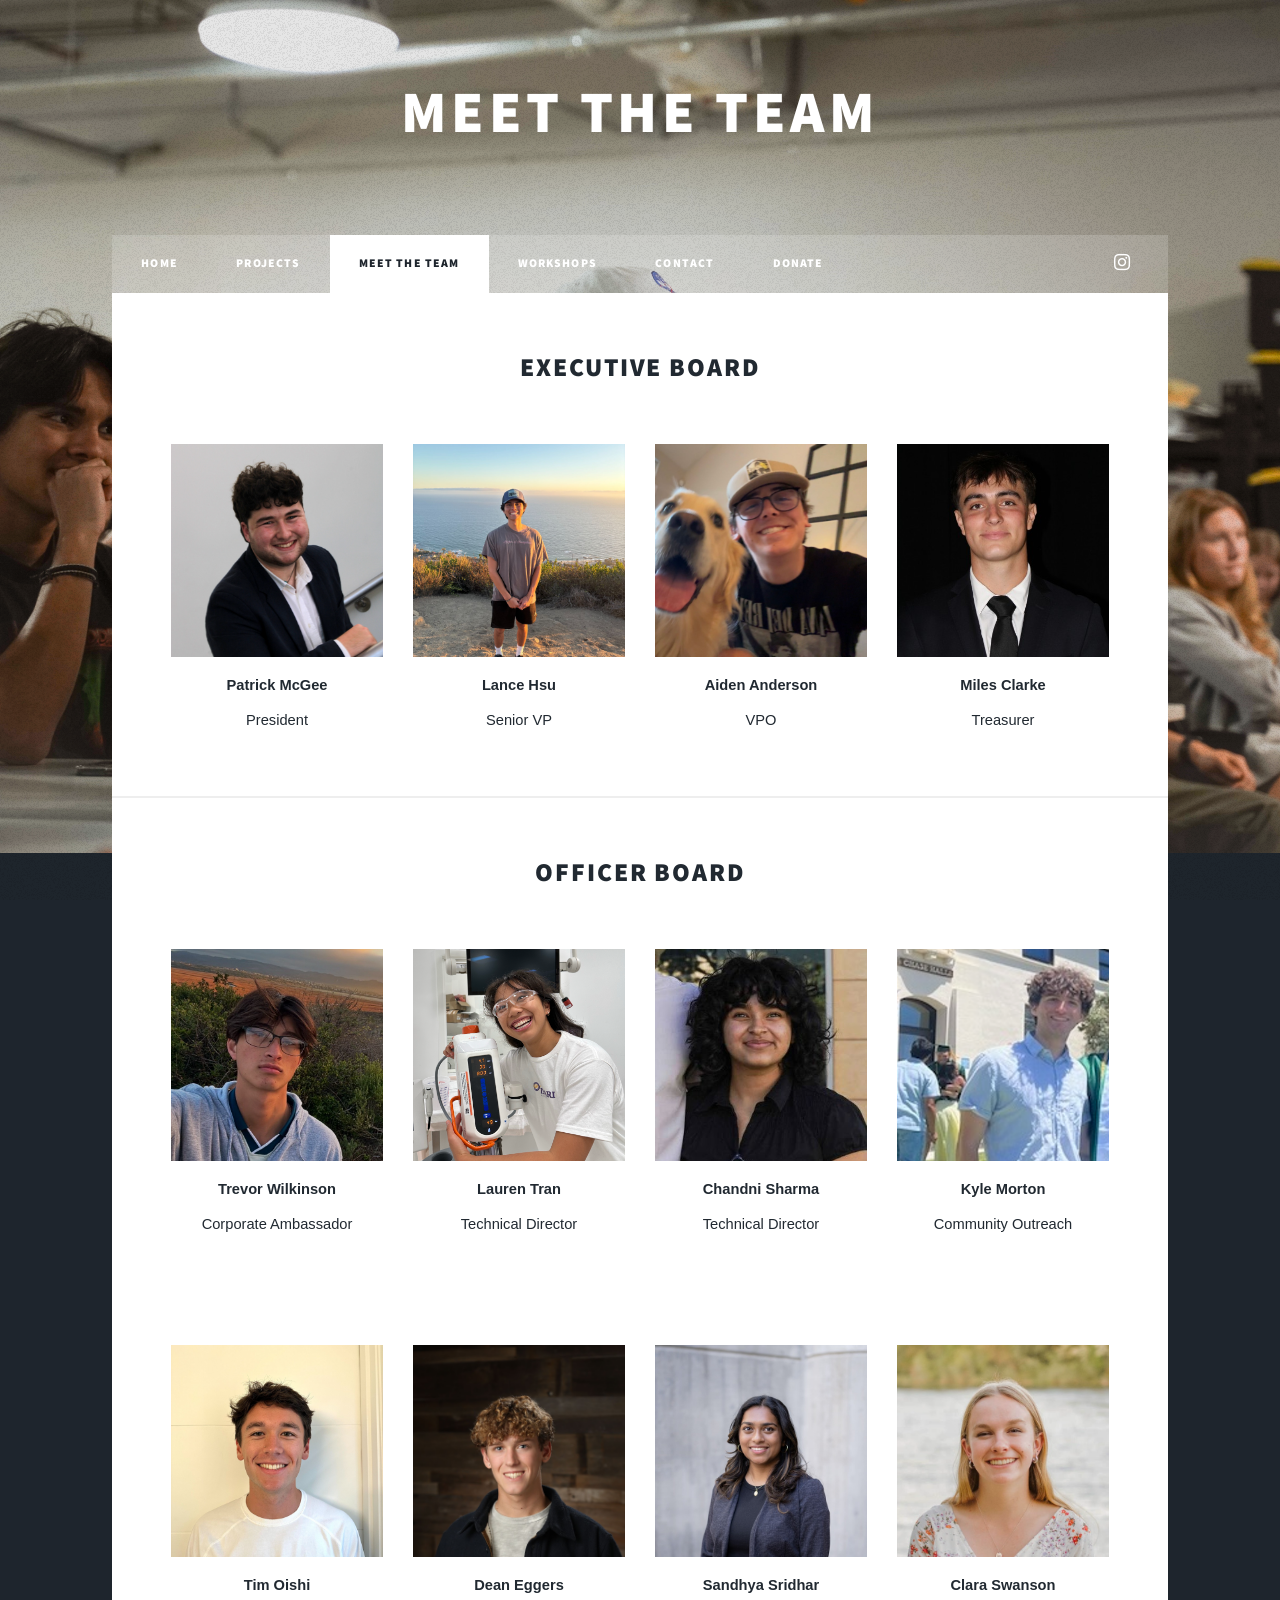
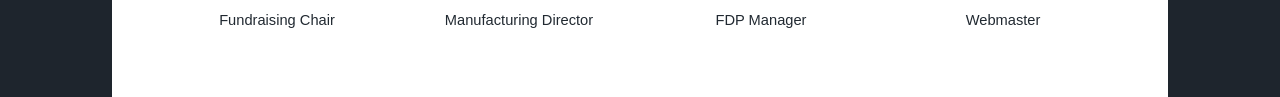
<file: team.html>
<!DOCTYPE HTML>

<html>
	<head>
		<title>Team | Cal Poly EMPOWER Student Association</title>
		<link rel="icon" type="image/png" href="images/index/logo.png">
		<meta charset="utf-8" />
		<meta name="viewport" content="width=device-width, initial-scale=1, user-scalable=no" />
		<link rel="stylesheet" href="assets/css/main.css" />
		<noscript><link rel="stylesheet" href="assets/css/noscript.css" /></noscript>
	</head>
	<body class="is-preload">

		<!-- Wrapper -->
			<div id="wrapper">

				<!-- Header -->
					<header id="header">
						<h1>Meet the Team</h1>
					</header>

				<!-- Nav -->
					<nav id="nav">
						<ul class="links">
							<li><a href="index.html">Home</a></li>
							<li><a href="projects.html">Projects</a></li>
							<li class="active"><a href="team.html">Meet the Team</a></li>
							<li><a href="workshop.html">Workshops</a></li>
							<li><a href="contact.html">Contact</a></li>
							<li><a href="donate.html">Donate</a></li>
						</ul>
						<ul class="icons">
							<li><a href="https://www.instagram.com/calpolyempower/" class="icon brands fa-instagram"><span class="label">Instagram</span></a></li>						</ul>
						</ul>
					</nav>

				<!-- Main -->


<div id="main">
  <section>
    <header class="major">
      <h2>Executive Board</h2>
    </header>

    <div class="photo-grid">
      <div class="grid-item">
        <img src="images/team/Patrick McGee.png" alt="Patrick McGee">
        <p><strong>Patrick McGee</strong><br>President</p>
      </div>

      <div class="grid-item">
        <img src="images/team/Lance Hsu.png" alt="Lance Hsu">
        <p><strong>Lance Hsu</strong><br>Senior VP</p>
      </div>

      <div class="grid-item">
        <img src="images/team/Aiden Anderson.png" alt="Aiden Anderson">
        <p><strong>Aiden Anderson</strong><br>VPO</p>
      </div>

      <div class="grid-item">
        <img src="images/team/Miles Clarke.jpg" alt="Miles Clarke">
        <p><strong>Miles Clarke</strong><br>Treasurer</p>
      </div>

      <!-- Add more grid-item blocks... -->
    </div>
  </section>


<section>
    <header class="major">
      <h2>Officer Board</h2>
    </header>

    <!-- Top Row (4x1) -->
    <div class="photo-grid">
      <div class="grid-item">
        <img src="images/team/Trevor Wilkinson.png" alt="Trevor Wilkinson">
        <p><strong>Trevor Wilkinson</strong><br>Corporate Ambassador</p>
      </div>

      <div class="grid-item">
        <img src="images/team/Lauren Tran.png" alt="Lauren Tran">
        <p><strong>Lauren Tran</strong><br>Technical Director</p>
      </div>

      <div class="grid-item">
        <img src="images/team/Chandni Sharma.jpg" alt="Chandni Sharma">
        <p><strong>Chandni Sharma</strong><br>Technical Director</p>
      </div>

      <div class="grid-item">
        <img src="images/team/Kyle Morton.png" alt="Kyle Morton">
        <p><strong>Kyle Morton</strong><br>Community Outreach</p>
      </div>
    </div>

    <!-- Spacing Between Rows -->
    <header class="major" style="margin-top: 5rem;">
    </header>

    <!-- Bottom Grid (4x2 ready) -->
    <div class="photo-grid">
      <div class="grid-item">
        <img src="images/team/Tim Oishi.png" alt="Tim Oishi">
        <p><strong>Tim Oishi</strong><br>Fundraising Chair</p>
      </div>

      <div class="grid-item">
        <img src="images/team/Dean Eggers.png" alt="Dean Eggers">
        <p><strong>Dean Eggers</strong><br>Manufacturing Director</p>
      </div>

      <div class="grid-item">
        <img src="images/team/Sandhya Sridhar.png" alt="Sandhya Sridhar">
        <p><strong>Sandhya Sridhar</strong><br>FDP Manager</p>
      </div>

      <div class="grid-item">
        <img src="images/team/Clara Swanson.png" alt="Clara Swanson">
        <p><strong>Clara Swanson</strong><br>Webmaster</p>
      </div>
    </div>

  </section>

  

</div>


			</div>

		<!-- Scripts -->
			<script src="assets/js/jquery.min.js"></script>
			<script src="assets/js/jquery.scrollex.min.js"></script>
			<script src="assets/js/jquery.scrolly.min.js"></script>
			<script src="assets/js/browser.min.js"></script>
			<script src="assets/js/breakpoints.min.js"></script>
			<script src="assets/js/util.js"></script>
			<script src="assets/js/main.js"></script>

	</body>
</html>
</file>
<file: assets/css/main.css>
@import url(fontawesome-all.min.css);
@import url("https://fonts.googleapis.com/css?family=Merriweather:300,700,300italic,700italic|Source+Sans+Pro:900");



html, body, div, span, applet, object,
iframe, h1, h2, h3, h4, h5, h6, p, blockquote,
pre, a, abbr, acronym, address, big, cite,
code, del, dfn, em, img, ins, kbd, q, s, samp,
small, strike, strong, sub, sup, tt, var, b,
u, i, center, dl, dt, dd, ol, ul, li, fieldset,
form, label, legend, table, caption, tbody,
tfoot, thead, tr, th, td, article, aside,
canvas, details, embed, figure, figcaption,
footer, header, hgroup, menu, nav, output, ruby,
section, summary, time, mark, audio, video {
	margin: 0;
	padding: 0;
	border: 0;
	font-size: 100%;
	font: inherit;
	vertical-align: baseline;}

article, aside, details, figcaption, figure,
footer, header, hgroup, menu, nav, section {
	display: block;}

body {
	line-height: 1;
}

ol, ul {
	list-style: none;
}

blockquote, q {
	quotes: none;
}

	blockquote:before, blockquote:after, q:before, q:after {
		content: '';
		content: none;
	}

table {
	border-collapse: collapse;
	border-spacing: 0;
}

body {
	-webkit-text-size-adjust: none;
}

mark {
	background-color: transparent;
	color: inherit;
}

input::-moz-focus-inner {
	border: 0;
	padding: 0;
}

input, select, textarea {
	-moz-appearance: none;
	-webkit-appearance: none;
	-ms-appearance: none;
	appearance: none;
}

/* Basic */

	@-ms-viewport {
		width: device-width;
	}

	body {
		-ms-overflow-style: scrollbar;
	}

	@media screen and (max-width: 480px) {

		html, body {
			min-width: 320px;
		}

	}

	html {
		box-sizing: border-box;
	}

	*, *:before, *:after {
		box-sizing: inherit;
	}

	body {
		background-color: #1e252d;
	}

		body.is-preload *, body.is-preload *:before, body.is-preload *:after {
			-moz-animation: none !important;
			-webkit-animation: none !important;
			-ms-animation: none !important;
			animation: none !important;
			-moz-transition: none !important;
			-webkit-transition: none !important;
			-ms-transition: none !important;
			transition: none !important;
		}

/* Type */

	html {
		font-size: 16pt;
	}

		@media screen and (max-width: 1680px) {

			html {
				font-size: 12pt;
			}

		}

		@media screen and (max-width: 1280px) {

			html {
				font-size: 11pt;
			}

		}

		@media screen and (max-width: 360px) {

			html {
				font-size: 10pt;
			}

		}

	body {
		color: #212931;
	}

	body, input, select, textarea {
		font-family: "Merriweather", Georgia, serif;
		font-weight: 300;
		font-size: 1rem;
		line-height: 2.375;
	}

	a {
		-moz-transition: color 0.2s ease-in-out, background-color 0.2s ease-in-out, border-color 0.2s ease-in-out, box-shadow 0.2s ease-in-out;
		-webkit-transition: color 0.2s ease-in-out, background-color 0.2s ease-in-out, border-color 0.2s ease-in-out, box-shadow 0.2s ease-in-out;
		-ms-transition: color 0.2s ease-in-out, background-color 0.2s ease-in-out, border-color 0.2s ease-in-out, box-shadow 0.2s ease-in-out;
		transition: color 0.2s ease-in-out, background-color 0.2s ease-in-out, border-color 0.2s ease-in-out, box-shadow 0.2s ease-in-out;
		border-bottom: dotted 1px;
		text-decoration: none;
	}

		a:hover {
			border-bottom-color: transparent;
		}

	strong, b {
		font-weight: 600;
	}

	em, i {
		font-style: italic;
	}

	p {
		text-align: justify;
		margin: 0 0 2rem 0;
	}

	h1, h2, h3, h4, h5, h6 {
		font-family: "Source Sans Pro", Helvetica, sans-serif;
		font-weight: 900;
		line-height: 1.5;
		letter-spacing: 0.075em;
		text-transform: uppercase;
		margin: 0 0 1rem 0;
	}

		h1 a, h2 a, h3 a, h4 a, h5 a, h6 a {
			border-bottom: 0;
			color: inherit;
			text-decoration: none;
		}

	h1 {
		font-size: 4rem;
		line-height: 1.1;
		margin: 0 0 2rem 0;
	}

	h2 {
		font-size: 1.75rem;
		line-height: 1.3;
		margin: 0 0 1.5rem 0;
	}

	h3 {
		font-size: 1.25rem;
		margin: 0 0 1.5rem 0;
	}

	h4 {
		font-size: 1rem;
	}

	h5 {
		font-size: 0.9rem;
	}

	h6 {
		font-size: 0.8rem;
	}

	sub {
		font-size: 0.8rem;
		position: relative;
		top: 0.5rem;
	}

	sup {
		font-size: 0.8rem;
		position: relative;
		top: -0.5rem;
	}

	blockquote {
		border-left: solid 4px;
		font-style: italic;
		margin: 0 0 2rem 0;
		padding: 0.5rem 0 0.5rem 2rem;
	}

	code {
		border: solid 2px;
		font-family: "Courier New", monospace;
		font-size: 0.9rem;
		margin: 0 0.25rem;
		padding: 0.25rem 0.65rem;
	}

	pre {
		-webkit-overflow-scrolling: touch;
		font-family: "Courier New", monospace;
		font-size: 0.9rem;
		margin: 0 0 2rem 0;
	}

		pre code {
			display: block;
			line-height: 1.75;
			padding: 1rem 1.5rem;
			overflow-x: auto;
		}

	hr {
		border: 0;
		border-bottom: solid 2px;
		margin: 3rem 0;
	}

		hr.major {
			margin: 5rem 0;
		}

	.align-left {
		text-align: left;
	}

	.align-center {
		text-align: center;
	}

	.align-right {
		text-align: right;
	}

	input, select, textarea {
		color: #212931;
	}

	a {
		color: #212931;
		border-bottom-color: rgba(33, 41, 49, 0.5);
	}

		a:hover {
			border-bottom-color: transparent;
			color: #18bfef !important;
		}

	strong, b {
		color: #212931;
	}

	h1, h2, h3, h4, h5, h6 {
		color: #212931;
	}

	blockquote {
		border-left-color: #eeeeee;
	}

	code {
		background: rgba(220, 220, 220, 0.25);
		border-color: #eeeeee;
	}

	hr {
		border-bottom-color: #eeeeee;
	}

/* Row */

	.row {
		display: flex;
		flex-wrap: wrap;
		box-sizing: border-box;
		align-items: stretch;
	}

		.row > * {
			box-sizing: border-box;
		}

		.row.gtr-uniform > * > :last-child {
			margin-bottom: 0;
		}

		.row.aln-left {
			justify-content: flex-start;
		}

		.row.aln-center {
			justify-content: center;
		}

		.row.aln-right {
			justify-content: flex-end;
		}

		.row.aln-top {
			align-items: flex-start;
		}

		.row.aln-middle {
			align-items: center;
		}

		.row.aln-bottom {
			align-items: flex-end;
		}

		.row > .imp {
			order: -1;
		}

		.row > .col-1 {
			width: 8.33333%;
		}

		.row > .off-1 {
			margin-left: 8.33333%;
		}

		.row > .col-2 {
			width: 16.66667%;
		}

		.row > .off-2 {
			margin-left: 16.66667%;
		}

		.row > .col-3 {
			width: 25%;
		}

		.row > .off-3 {
			margin-left: 25%;
		}

		.row > .col-4 {
			width: 33.33333%;
		}

		.row > .off-4 {
			margin-left: 33.33333%;
		}

		.row > .col-5 {
			width: 41.66667%;
		}

		.row > .off-5 {
			margin-left: 41.66667%;
		}

		.row > .col-6 {
			width: 50%;
		}

		.row > .off-6 {
			margin-left: 50%;
		}

		.row > .col-7 {
			width: 58.33333%;
		}

		.row > .off-7 {
			margin-left: 58.33333%;
		}

		.row > .col-8 {
			width: 66.66667%;
		}

		.row > .off-8 {
			margin-left: 66.66667%;
		}

		.row > .col-9 {
			width: 75%;
		}

		.row > .off-9 {
			margin-left: 75%;
		}

		.row > .col-10 {
			width: 83.33333%;
		}

		.row > .off-10 {
			margin-left: 83.33333%;
		}

		.row > .col-11 {
			width: 91.66667%;
		}

		.row > .off-11 {
			margin-left: 91.66667%;
		}

		.row > .col-12 {
			width: 100%;
		}

		.row > .off-12 {
			margin-left: 100%;
		}

		.row.gtr-0 {
			margin-top: 0;
			margin-left: 0rem;
		}

			.row.gtr-0 > * {
				padding: 0 0 0 0rem;
			}

			.row.gtr-0.gtr-uniform {
				margin-top: 0rem;
			}

				.row.gtr-0.gtr-uniform > * {
					padding-top: 0rem;
				}

		.row.gtr-25 {
			margin-top: 0;
			margin-left: -0.375rem;
		}

			.row.gtr-25 > * {
				padding: 0 0 0 0.375rem;
			}

			.row.gtr-25.gtr-uniform {
				margin-top: -0.375rem;
			}

				.row.gtr-25.gtr-uniform > * {
					padding-top: 0.375rem;
				}

		.row.gtr-50 {
			margin-top: 0;
			margin-left: -0.75rem;
		}

			.row.gtr-50 > * {
				padding: 0 0 0 0.75rem;
			}

			.row.gtr-50.gtr-uniform {
				margin-top: -0.75rem;
			}

				.row.gtr-50.gtr-uniform > * {
					padding-top: 0.75rem;
				}

		.row {
			margin-top: 0;
			margin-left: -1.5rem;
		}

			.row > * {
				padding: 0 0 0 1.5rem;
			}

			.row.gtr-uniform {
				margin-top: -1.5rem;
			}

				.row.gtr-uniform > * {
					padding-top: 1.5rem;
				}

		.row.gtr-150 {
			margin-top: 0;
			margin-left: -2.25rem;
		}

			.row.gtr-150 > * {
				padding: 0 0 0 2.25rem;
			}

			.row.gtr-150.gtr-uniform {
				margin-top: -2.25rem;
			}

				.row.gtr-150.gtr-uniform > * {
					padding-top: 2.25rem;
				}

		.row.gtr-200 {
			margin-top: 0;
			margin-left: -3rem;
		}

			.row.gtr-200 > * {
				padding: 0 0 0 3rem;
			}

			.row.gtr-200.gtr-uniform {
				margin-top: -3rem;
			}

				.row.gtr-200.gtr-uniform > * {
					padding-top: 3rem;
				}

		@media screen and (max-width: 1680px) {

			.row {
				display: flex;
				flex-wrap: wrap;
				box-sizing: border-box;
				align-items: stretch;
			}

				.row > * {
					box-sizing: border-box;
				}

				.row.gtr-uniform > * > :last-child {
					margin-bottom: 0;
				}

				.row.aln-left {
					justify-content: flex-start;
				}

				.row.aln-center {
					justify-content: center;
				}

				.row.aln-right {
					justify-content: flex-end;
				}

				.row.aln-top {
					align-items: flex-start;
				}

				.row.aln-middle {
					align-items: center;
				}

				.row.aln-bottom {
					align-items: flex-end;
				}

				.row > .imp-xlarge {
					order: -1;
				}

				.row > .col-1-xlarge {
					width: 8.33333%;
				}

				.row > .off-1-xlarge {
					margin-left: 8.33333%;
				}

				.row > .col-2-xlarge {
					width: 16.66667%;
				}

				.row > .off-2-xlarge {
					margin-left: 16.66667%;
				}

				.row > .col-3-xlarge {
					width: 25%;
				}

				.row > .off-3-xlarge {
					margin-left: 25%;
				}

				.row > .col-4-xlarge {
					width: 33.33333%;
				}

				.row > .off-4-xlarge {
					margin-left: 33.33333%;
				}

				.row > .col-5-xlarge {
					width: 41.66667%;
				}

				.row > .off-5-xlarge {
					margin-left: 41.66667%;
				}

				.row > .col-6-xlarge {
					width: 50%;
				}

				.row > .off-6-xlarge {
					margin-left: 50%;
				}

				.row > .col-7-xlarge {
					width: 58.33333%;
				}

				.row > .off-7-xlarge {
					margin-left: 58.33333%;
				}

				.row > .col-8-xlarge {
					width: 66.66667%;
				}

				.row > .off-8-xlarge {
					margin-left: 66.66667%;
				}

				.row > .col-9-xlarge {
					width: 75%;
				}

				.row > .off-9-xlarge {
					margin-left: 75%;
				}

				.row > .col-10-xlarge {
					width: 83.33333%;
				}

				.row > .off-10-xlarge {
					margin-left: 83.33333%;
				}

				.row > .col-11-xlarge {
					width: 91.66667%;
				}

				.row > .off-11-xlarge {
					margin-left: 91.66667%;
				}

				.row > .col-12-xlarge {
					width: 100%;
				}

				.row > .off-12-xlarge {
					margin-left: 100%;
				}

				.row.gtr-0 {
					margin-top: 0;
					margin-left: 0rem;
				}

					.row.gtr-0 > * {
						padding: 0 0 0 0rem;
					}

					.row.gtr-0.gtr-uniform {
						margin-top: 0rem;
					}

						.row.gtr-0.gtr-uniform > * {
							padding-top: 0rem;
						}

				.row.gtr-25 {
					margin-top: 0;
					margin-left: -0.375rem;
				}

					.row.gtr-25 > * {
						padding: 0 0 0 0.375rem;
					}

					.row.gtr-25.gtr-uniform {
						margin-top: -0.375rem;
					}

						.row.gtr-25.gtr-uniform > * {
							padding-top: 0.375rem;
						}

				.row.gtr-50 {
					margin-top: 0;
					margin-left: -0.75rem;
				}

					.row.gtr-50 > * {
						padding: 0 0 0 0.75rem;
					}

					.row.gtr-50.gtr-uniform {
						margin-top: -0.75rem;
					}

						.row.gtr-50.gtr-uniform > * {
							padding-top: 0.75rem;
						}

				.row {
					margin-top: 0;
					margin-left: -1.5rem;
				}

					.row > * {
						padding: 0 0 0 1.5rem;
					}

					.row.gtr-uniform {
						margin-top: -1.5rem;
					}

						.row.gtr-uniform > * {
							padding-top: 1.5rem;
						}

				.row.gtr-150 {
					margin-top: 0;
					margin-left: -2.25rem;
				}

					.row.gtr-150 > * {
						padding: 0 0 0 2.25rem;
					}

					.row.gtr-150.gtr-uniform {
						margin-top: -2.25rem;
					}

						.row.gtr-150.gtr-uniform > * {
							padding-top: 2.25rem;
						}

				.row.gtr-200 {
					margin-top: 0;
					margin-left: -3rem;
				}

					.row.gtr-200 > * {
						padding: 0 0 0 3rem;
					}

					.row.gtr-200.gtr-uniform {
						margin-top: -3rem;
					}

						.row.gtr-200.gtr-uniform > * {
							padding-top: 3rem;
						}

		}

		@media screen and (max-width: 1280px) {

			.row {
				display: flex;
				flex-wrap: wrap;
				box-sizing: border-box;
				align-items: stretch;
			}

				.row > * {
					box-sizing: border-box;
				}

				.row.gtr-uniform > * > :last-child {
					margin-bottom: 0;
				}

				.row.aln-left {
					justify-content: flex-start;
				}

				.row.aln-center {
					justify-content: center;
				}

				.row.aln-right {
					justify-content: flex-end;
				}

				.row.aln-top {
					align-items: flex-start;
				}

				.row.aln-middle {
					align-items: center;
				}

				.row.aln-bottom {
					align-items: flex-end;
				}

				.row > .imp-large {
					order: -1;
				}

				.row > .col-1-large {
					width: 8.33333%;
				}

				.row > .off-1-large {
					margin-left: 8.33333%;
				}

				.row > .col-2-large {
					width: 16.66667%;
				}

				.row > .off-2-large {
					margin-left: 16.66667%;
				}

				.row > .col-3-large {
					width: 25%;
				}

				.row > .off-3-large {
					margin-left: 25%;
				}

				.row > .col-4-large {
					width: 33.33333%;
				}

				.row > .off-4-large {
					margin-left: 33.33333%;
				}

				.row > .col-5-large {
					width: 41.66667%;
				}

				.row > .off-5-large {
					margin-left: 41.66667%;
				}

				.row > .col-6-large {
					width: 50%;
				}

				.row > .off-6-large {
					margin-left: 50%;
				}

				.row > .col-7-large {
					width: 58.33333%;
				}

				.row > .off-7-large {
					margin-left: 58.33333%;
				}

				.row > .col-8-large {
					width: 66.66667%;
				}

				.row > .off-8-large {
					margin-left: 66.66667%;
				}

				.row > .col-9-large {
					width: 75%;
				}

				.row > .off-9-large {
					margin-left: 75%;
				}

				.row > .col-10-large {
					width: 83.33333%;
				}

				.row > .off-10-large {
					margin-left: 83.33333%;
				}

				.row > .col-11-large {
					width: 91.66667%;
				}

				.row > .off-11-large {
					margin-left: 91.66667%;
				}

				.row > .col-12-large {
					width: 100%;
				}

				.row > .off-12-large {
					margin-left: 100%;
				}

				.row.gtr-0 {
					margin-top: 0;
					margin-left: 0rem;
				}

					.row.gtr-0 > * {
						padding: 0 0 0 0rem;
					}

					.row.gtr-0.gtr-uniform {
						margin-top: 0rem;
					}

						.row.gtr-0.gtr-uniform > * {
							padding-top: 0rem;
						}

				.row.gtr-25 {
					margin-top: 0;
					margin-left: -0.375rem;
				}

					.row.gtr-25 > * {
						padding: 0 0 0 0.375rem;
					}

					.row.gtr-25.gtr-uniform {
						margin-top: -0.375rem;
					}

						.row.gtr-25.gtr-uniform > * {
							padding-top: 0.375rem;
						}

				.row.gtr-50 {
					margin-top: 0;
					margin-left: -0.75rem;
				}

					.row.gtr-50 > * {
						padding: 0 0 0 0.75rem;
					}

					.row.gtr-50.gtr-uniform {
						margin-top: -0.75rem;
					}

						.row.gtr-50.gtr-uniform > * {
							padding-top: 0.75rem;
						}

				.row {
					margin-top: 0;
					margin-left: -1.5rem;
				}

					.row > * {
						padding: 0 0 0 1.5rem;
					}

					.row.gtr-uniform {
						margin-top: -1.5rem;
					}

						.row.gtr-uniform > * {
							padding-top: 1.5rem;
						}

				.row.gtr-150 {
					margin-top: 0;
					margin-left: -2.25rem;
				}

					.row.gtr-150 > * {
						padding: 0 0 0 2.25rem;
					}

					.row.gtr-150.gtr-uniform {
						margin-top: -2.25rem;
					}

						.row.gtr-150.gtr-uniform > * {
							padding-top: 2.25rem;
						}

				.row.gtr-200 {
					margin-top: 0;
					margin-left: -3rem;
				}

					.row.gtr-200 > * {
						padding: 0 0 0 3rem;
					}

					.row.gtr-200.gtr-uniform {
						margin-top: -3rem;
					}

						.row.gtr-200.gtr-uniform > * {
							padding-top: 3rem;
						}

		}

		@media screen and (max-width: 980px) {

			.row {
				display: flex;
				flex-wrap: wrap;
				box-sizing: border-box;
				align-items: stretch;
			}

				.row > * {
					box-sizing: border-box;
				}

				.row.gtr-uniform > * > :last-child {
					margin-bottom: 0;
				}

				.row.aln-left {
					justify-content: flex-start;
				}

				.row.aln-center {
					justify-content: center;
				}

				.row.aln-right {
					justify-content: flex-end;
				}

				.row.aln-top {
					align-items: flex-start;
				}

				.row.aln-middle {
					align-items: center;
				}

				.row.aln-bottom {
					align-items: flex-end;
				}

				.row > .imp-medium {
					order: -1;
				}

				.row > .col-1-medium {
					width: 8.33333%;
				}

				.row > .off-1-medium {
					margin-left: 8.33333%;
				}

				.row > .col-2-medium {
					width: 16.66667%;
				}

				.row > .off-2-medium {
					margin-left: 16.66667%;
				}

				.row > .col-3-medium {
					width: 25%;
				}

				.row > .off-3-medium {
					margin-left: 25%;
				}

				.row > .col-4-medium {
					width: 33.33333%;
				}

				.row > .off-4-medium {
					margin-left: 33.33333%;
				}

				.row > .col-5-medium {
					width: 41.66667%;
				}

				.row > .off-5-medium {
					margin-left: 41.66667%;
				}

				.row > .col-6-medium {
					width: 50%;
				}

				.row > .off-6-medium {
					margin-left: 50%;
				}

				.row > .col-7-medium {
					width: 58.33333%;
				}

				.row > .off-7-medium {
					margin-left: 58.33333%;
				}

				.row > .col-8-medium {
					width: 66.66667%;
				}

				.row > .off-8-medium {
					margin-left: 66.66667%;
				}

				.row > .col-9-medium {
					width: 75%;
				}

				.row > .off-9-medium {
					margin-left: 75%;
				}

				.row > .col-10-medium {
					width: 83.33333%;
				}

				.row > .off-10-medium {
					margin-left: 83.33333%;
				}

				.row > .col-11-medium {
					width: 91.66667%;
				}

				.row > .off-11-medium {
					margin-left: 91.66667%;
				}

				.row > .col-12-medium {
					width: 100%;
				}

				.row > .off-12-medium {
					margin-left: 100%;
				}

				.row.gtr-0 {
					margin-top: 0;
					margin-left: 0rem;
				}

					.row.gtr-0 > * {
						padding: 0 0 0 0rem;
					}

					.row.gtr-0.gtr-uniform {
						margin-top: 0rem;
					}

						.row.gtr-0.gtr-uniform > * {
							padding-top: 0rem;
						}

				.row.gtr-25 {
					margin-top: 0;
					margin-left: -0.375rem;
				}

					.row.gtr-25 > * {
						padding: 0 0 0 0.375rem;
					}

					.row.gtr-25.gtr-uniform {
						margin-top: -0.375rem;
					}

						.row.gtr-25.gtr-uniform > * {
							padding-top: 0.375rem;
						}

				.row.gtr-50 {
					margin-top: 0;
					margin-left: -0.75rem;
				}

					.row.gtr-50 > * {
						padding: 0 0 0 0.75rem;
					}

					.row.gtr-50.gtr-uniform {
						margin-top: -0.75rem;
					}

						.row.gtr-50.gtr-uniform > * {
							padding-top: 0.75rem;
						}

				.row {
					margin-top: 0;
					margin-left: -1.5rem;
				}

					.row > * {
						padding: 0 0 0 1.5rem;
					}

					.row.gtr-uniform {
						margin-top: -1.5rem;
					}

						.row.gtr-uniform > * {
							padding-top: 1.5rem;
						}

				.row.gtr-150 {
					margin-top: 0;
					margin-left: -2.25rem;
				}

					.row.gtr-150 > * {
						padding: 0 0 0 2.25rem;
					}

					.row.gtr-150.gtr-uniform {
						margin-top: -2.25rem;
					}

						.row.gtr-150.gtr-uniform > * {
							padding-top: 2.25rem;
						}

				.row.gtr-200 {
					margin-top: 0;
					margin-left: -3rem;
				}

					.row.gtr-200 > * {
						padding: 0 0 0 3rem;
					}

					.row.gtr-200.gtr-uniform {
						margin-top: -3rem;
					}

						.row.gtr-200.gtr-uniform > * {
							padding-top: 3rem;
						}

		}

		@media screen and (max-width: 736px) {

			.row {
				display: flex;
				flex-wrap: wrap;
				box-sizing: border-box;
				align-items: stretch;
			}

				.row > * {
					box-sizing: border-box;
				}

				.row.gtr-uniform > * > :last-child {
					margin-bottom: 0;
				}

				.row.aln-left {
					justify-content: flex-start;
				}

				.row.aln-center {
					justify-content: center;
				}

				.row.aln-right {
					justify-content: flex-end;
				}

				.row.aln-top {
					align-items: flex-start;
				}

				.row.aln-middle {
					align-items: center;
				}

				.row.aln-bottom {
					align-items: flex-end;
				}

				.row > .imp-small {
					order: -1;
				}

				.row > .col-1-small {
					width: 8.33333%;
				}

				.row > .off-1-small {
					margin-left: 8.33333%;
				}

				.row > .col-2-small {
					width: 16.66667%;
				}

				.row > .off-2-small {
					margin-left: 16.66667%;
				}

				.row > .col-3-small {
					width: 25%;
				}

				.row > .off-3-small {
					margin-left: 25%;
				}

				.row > .col-4-small {
					width: 33.33333%;
				}

				.row > .off-4-small {
					margin-left: 33.33333%;
				}

				.row > .col-5-small {
					width: 41.66667%;
				}

				.row > .off-5-small {
					margin-left: 41.66667%;
				}

				.row > .col-6-small {
					width: 50%;
				}

				.row > .off-6-small {
					margin-left: 50%;
				}

				.row > .col-7-small {
					width: 58.33333%;
				}

				.row > .off-7-small {
					margin-left: 58.33333%;
				}

				.row > .col-8-small {
					width: 66.66667%;
				}

				.row > .off-8-small {
					margin-left: 66.66667%;
				}

				.row > .col-9-small {
					width: 75%;
				}

				.row > .off-9-small {
					margin-left: 75%;
				}

				.row > .col-10-small {
					width: 83.33333%;
				}

				.row > .off-10-small {
					margin-left: 83.33333%;
				}

				.row > .col-11-small {
					width: 91.66667%;
				}

				.row > .off-11-small {
					margin-left: 91.66667%;
				}

				.row > .col-12-small {
					width: 100%;
				}

				.row > .off-12-small {
					margin-left: 100%;
				}

				.row.gtr-0 {
					margin-top: 0;
					margin-left: 0rem;
				}

					.row.gtr-0 > * {
						padding: 0 0 0 0rem;
					}

					.row.gtr-0.gtr-uniform {
						margin-top: 0rem;
					}

						.row.gtr-0.gtr-uniform > * {
							padding-top: 0rem;
						}

				.row.gtr-25 {
					margin-top: 0;
					margin-left: -0.375rem;
				}

					.row.gtr-25 > * {
						padding: 0 0 0 0.375rem;
					}

					.row.gtr-25.gtr-uniform {
						margin-top: -0.375rem;
					}

						.row.gtr-25.gtr-uniform > * {
							padding-top: 0.375rem;
						}

				.row.gtr-50 {
					margin-top: 0;
					margin-left: -0.75rem;
				}

					.row.gtr-50 > * {
						padding: 0 0 0 0.75rem;
					}

					.row.gtr-50.gtr-uniform {
						margin-top: -0.75rem;
					}

						.row.gtr-50.gtr-uniform > * {
							padding-top: 0.75rem;
						}

				.row {
					margin-top: 0;
					margin-left: -1.5rem;
				}

					.row > * {
						padding: 0 0 0 1.5rem;
					}

					.row.gtr-uniform {
						margin-top: -1.5rem;
					}

						.row.gtr-uniform > * {
							padding-top: 1.5rem;
						}

				.row.gtr-150 {
					margin-top: 0;
					margin-left: -2.25rem;
				}

					.row.gtr-150 > * {
						padding: 0 0 0 2.25rem;
					}

					.row.gtr-150.gtr-uniform {
						margin-top: -2.25rem;
					}

						.row.gtr-150.gtr-uniform > * {
							padding-top: 2.25rem;
						}

				.row.gtr-200 {
					margin-top: 0;
					margin-left: -3rem;
				}

					.row.gtr-200 > * {
						padding: 0 0 0 3rem;
					}

					.row.gtr-200.gtr-uniform {
						margin-top: -3rem;
					}

						.row.gtr-200.gtr-uniform > * {
							padding-top: 3rem;
						}

		}

		@media screen and (max-width: 480px) {

			.row {
				display: flex;
				flex-wrap: wrap;
				box-sizing: border-box;
				align-items: stretch;
			}

				.row > * {
					box-sizing: border-box;
				}

				.row.gtr-uniform > * > :last-child {
					margin-bottom: 0;
				}

				.row.aln-left {
					justify-content: flex-start;
				}

				.row.aln-center {
					justify-content: center;
				}

				.row.aln-right {
					justify-content: flex-end;
				}

				.row.aln-top {
					align-items: flex-start;
				}

				.row.aln-middle {
					align-items: center;
				}

				.row.aln-bottom {
					align-items: flex-end;
				}

				.row > .imp-xsmall {
					order: -1;
				}

				.row > .col-1-xsmall {
					width: 8.33333%;
				}

				.row > .off-1-xsmall {
					margin-left: 8.33333%;
				}

				.row > .col-2-xsmall {
					width: 16.66667%;
				}

				.row > .off-2-xsmall {
					margin-left: 16.66667%;
				}

				.row > .col-3-xsmall {
					width: 25%;
				}

				.row > .off-3-xsmall {
					margin-left: 25%;
				}

				.row > .col-4-xsmall {
					width: 33.33333%;
				}

				.row > .off-4-xsmall {
					margin-left: 33.33333%;
				}

				.row > .col-5-xsmall {
					width: 41.66667%;
				}

				.row > .off-5-xsmall {
					margin-left: 41.66667%;
				}

				.row > .col-6-xsmall {
					width: 50%;
				}

				.row > .off-6-xsmall {
					margin-left: 50%;
				}

				.row > .col-7-xsmall {
					width: 58.33333%;
				}

				.row > .off-7-xsmall {
					margin-left: 58.33333%;
				}

				.row > .col-8-xsmall {
					width: 66.66667%;
				}

				.row > .off-8-xsmall {
					margin-left: 66.66667%;
				}

				.row > .col-9-xsmall {
					width: 75%;
				}

				.row > .off-9-xsmall {
					margin-left: 75%;
				}

				.row > .col-10-xsmall {
					width: 83.33333%;
				}

				.row > .off-10-xsmall {
					margin-left: 83.33333%;
				}

				.row > .col-11-xsmall {
					width: 91.66667%;
				}

				.row > .off-11-xsmall {
					margin-left: 91.66667%;
				}

				.row > .col-12-xsmall {
					width: 100%;
				}

				.row > .off-12-xsmall {
					margin-left: 100%;
				}

				.row.gtr-0 {
					margin-top: 0;
					margin-left: 0rem;
				}

					.row.gtr-0 > * {
						padding: 0 0 0 0rem;
					}

					.row.gtr-0.gtr-uniform {
						margin-top: 0rem;
					}

						.row.gtr-0.gtr-uniform > * {
							padding-top: 0rem;
						}

				.row.gtr-25 {
					margin-top: 0;
					margin-left: -0.375rem;
				}

					.row.gtr-25 > * {
						padding: 0 0 0 0.375rem;
					}

					.row.gtr-25.gtr-uniform {
						margin-top: -0.375rem;
					}

						.row.gtr-25.gtr-uniform > * {
							padding-top: 0.375rem;
						}

				.row.gtr-50 {
					margin-top: 0;
					margin-left: -0.75rem;
				}

					.row.gtr-50 > * {
						padding: 0 0 0 0.75rem;
					}

					.row.gtr-50.gtr-uniform {
						margin-top: -0.75rem;
					}

						.row.gtr-50.gtr-uniform > * {
							padding-top: 0.75rem;
						}

				.row {
					margin-top: 0;
					margin-left: -1.5rem;
				}

					.row > * {
						padding: 0 0 0 1.5rem;
					}

					.row.gtr-uniform {
						margin-top: -1.5rem;
					}

						.row.gtr-uniform > * {
							padding-top: 1.5rem;
						}

				.row.gtr-150 {
					margin-top: 0;
					margin-left: -2.25rem;
				}

					.row.gtr-150 > * {
						padding: 0 0 0 2.25rem;
					}

					.row.gtr-150.gtr-uniform {
						margin-top: -2.25rem;
					}

						.row.gtr-150.gtr-uniform > * {
							padding-top: 2.25rem;
						}

				.row.gtr-200 {
					margin-top: 0;
					margin-left: -3rem;
				}

					.row.gtr-200 > * {
						padding: 0 0 0 3rem;
					}

					.row.gtr-200.gtr-uniform {
						margin-top: -3rem;
					}

						.row.gtr-200.gtr-uniform > * {
							padding-top: 3rem;
						}

		}

		@media screen and (max-width: 360px) {

			.row {
				display: flex;
				flex-wrap: wrap;
				box-sizing: border-box;
				align-items: stretch;
			}

				.row > * {
					box-sizing: border-box;
				}

				.row.gtr-uniform > * > :last-child {
					margin-bottom: 0;
				}

				.row.aln-left {
					justify-content: flex-start;
				}

				.row.aln-center {
					justify-content: center;
				}

				.row.aln-right {
					justify-content: flex-end;
				}

				.row.aln-top {
					align-items: flex-start;
				}

				.row.aln-middle {
					align-items: center;
				}

				.row.aln-bottom {
					align-items: flex-end;
				}

				.row > .imp-xxsmall {
					order: -1;
				}

				.row > .col-1-xxsmall {
					width: 8.33333%;
				}

				.row > .off-1-xxsmall {
					margin-left: 8.33333%;
				}

				.row > .col-2-xxsmall {
					width: 16.66667%;
				}

				.row > .off-2-xxsmall {
					margin-left: 16.66667%;
				}

				.row > .col-3-xxsmall {
					width: 25%;
				}

				.row > .off-3-xxsmall {
					margin-left: 25%;
				}

				.row > .col-4-xxsmall {
					width: 33.33333%;
				}

				.row > .off-4-xxsmall {
					margin-left: 33.33333%;
				}

				.row > .col-5-xxsmall {
					width: 41.66667%;
				}

				.row > .off-5-xxsmall {
					margin-left: 41.66667%;
				}

				.row > .col-6-xxsmall {
					width: 50%;
				}

				.row > .off-6-xxsmall {
					margin-left: 50%;
				}

				.row > .col-7-xxsmall {
					width: 58.33333%;
				}

				.row > .off-7-xxsmall {
					margin-left: 58.33333%;
				}

				.row > .col-8-xxsmall {
					width: 66.66667%;
				}

				.row > .off-8-xxsmall {
					margin-left: 66.66667%;
				}

				.row > .col-9-xxsmall {
					width: 75%;
				}

				.row > .off-9-xxsmall {
					margin-left: 75%;
				}

				.row > .col-10-xxsmall {
					width: 83.33333%;
				}

				.row > .off-10-xxsmall {
					margin-left: 83.33333%;
				}

				.row > .col-11-xxsmall {
					width: 91.66667%;
				}

				.row > .off-11-xxsmall {
					margin-left: 91.66667%;
				}

				.row > .col-12-xxsmall {
					width: 100%;
				}

				.row > .off-12-xxsmall {
					margin-left: 100%;
				}

				.row.gtr-0 {
					margin-top: 0;
					margin-left: 0rem;
				}

					.row.gtr-0 > * {
						padding: 0 0 0 0rem;
					}

					.row.gtr-0.gtr-uniform {
						margin-top: 0rem;
					}

						.row.gtr-0.gtr-uniform > * {
							padding-top: 0rem;
						}

				.row.gtr-25 {
					margin-top: 0;
					margin-left: -0.375rem;
				}

					.row.gtr-25 > * {
						padding: 0 0 0 0.375rem;
					}

					.row.gtr-25.gtr-uniform {
						margin-top: -0.375rem;
					}

						.row.gtr-25.gtr-uniform > * {
							padding-top: 0.375rem;
						}

				.row.gtr-50 {
					margin-top: 0;
					margin-left: -0.75rem;
				}

					.row.gtr-50 > * {
						padding: 0 0 0 0.75rem;
					}

					.row.gtr-50.gtr-uniform {
						margin-top: -0.75rem;
					}

						.row.gtr-50.gtr-uniform > * {
							padding-top: 0.75rem;
						}

				.row {
					margin-top: 0;
					margin-left: -1.5rem;
				}

					.row > * {
						padding: 0 0 0 1.5rem;
					}

					.row.gtr-uniform {
						margin-top: -1.5rem;
					}

						.row.gtr-uniform > * {
							padding-top: 1.5rem;
						}

				.row.gtr-150 {
					margin-top: 0;
					margin-left: -2.25rem;
				}

					.row.gtr-150 > * {
						padding: 0 0 0 2.25rem;
					}

					.row.gtr-150.gtr-uniform {
						margin-top: -2.25rem;
					}

						.row.gtr-150.gtr-uniform > * {
							padding-top: 2.25rem;
						}

				.row.gtr-200 {
					margin-top: 0;
					margin-left: -3rem;
				}

					.row.gtr-200 > * {
						padding: 0 0 0 3rem;
					}

					.row.gtr-200.gtr-uniform {
						margin-top: -3rem;
					}

						.row.gtr-200.gtr-uniform > * {
							padding-top: 3rem;
						}

		}

/* Box */

	.box {
		border: solid 2px;
		margin-bottom: 2rem;
		padding: 1.5rem;
	}

		.box > :last-child,
		.box > :last-child > :last-child,
		.box > :last-child > :last-child > :last-child {
			margin-bottom: 0;
		}

		.box.alt {
			border: 0;
			border-radius: 0;
			padding: 0;
		}

	.box {
		border-color: #eeeeee;
	}

/* Button */

	input[type="submit"],
	input[type="reset"],
	input[type="button"],
	button,
	.button {
		-moz-appearance: none;
		-webkit-appearance: none;
		-ms-appearance: none;
		appearance: none;
		-moz-transition: background-color 0.2s ease-in-out, box-shadow 0.2s ease-in-out, color 0.2s ease-in-out;
		-webkit-transition: background-color 0.2s ease-in-out, box-shadow 0.2s ease-in-out, color 0.2s ease-in-out;
		-ms-transition: background-color 0.2s ease-in-out, box-shadow 0.2s ease-in-out, color 0.2s ease-in-out;
		transition: background-color 0.2s ease-in-out, box-shadow 0.2s ease-in-out, color 0.2s ease-in-out;
		border: 0;
		border-radius: 0;
		cursor: pointer;
		display: inline-block;
		font-family: "Source Sans Pro", Helvetica, sans-serif;
		font-size: 0.8rem;
		font-weight: 900;
		letter-spacing: 0.075em;
		height: 3rem;
		line-height: 3rem;
		padding: 0 2rem;
		text-align: center;
		text-decoration: none;
		text-transform: uppercase;
		white-space: nowrap;
	}

		input[type="submit"].icon:before,
		input[type="reset"].icon:before,
		input[type="button"].icon:before,
		button.icon:before,
		.button.icon:before {
			margin-right: 0.5rem;
		}

		input[type="submit"].icon.solo,
		input[type="reset"].icon.solo,
		input[type="button"].icon.solo,
		button.icon.solo,
		.button.icon.solo {
			position: relative;
			width: 4rem;
			height: 4rem;
			line-height: 4rem;
			border-radius: 4rem;
			text-indent: 4rem;
			overflow: hidden;
			padding: 0;
			white-space: nowrap;
		}

			input[type="submit"].icon.solo:before,
			input[type="reset"].icon.solo:before,
			input[type="button"].icon.solo:before,
			button.icon.solo:before,
			.button.icon.solo:before {
				position: absolute;
				display: block;
				top: 0;
				left: 0;
				width: inherit;
				height: inherit;
				line-height: inherit;
				font-size: 1.25rem;
				margin-right: 0;
				text-align: center;
				text-indent: 0;
			}

		input[type="submit"].fit,
		input[type="reset"].fit,
		input[type="button"].fit,
		button.fit,
		.button.fit {
			width: 100%;
		}

		input[type="submit"].small,
		input[type="reset"].small,
		input[type="button"].small,
		button.small,
		.button.small {
			font-size: 0.7rem;
			height: 2.5rem;
			line-height: 2.5rem;
			padding: 0 1.5rem;
		}

		input[type="submit"].large,
		input[type="reset"].large,
		input[type="button"].large,
		button.large,
		.button.large {
			font-size: 0.9rem;
			height: 3.5rem;
			line-height: 3.5rem;
			padding: 0 2.75rem;
		}

		@media screen and (max-width: 980px) {

			input[type="submit"],
			input[type="reset"],
			input[type="button"],
			button,
			.button {
				font-size: 0.9rem;
				height: 3.25rem;
				line-height: 3.25rem;
			}

				input[type="submit"].large,
				input[type="reset"].large,
				input[type="button"].large,
				button.large,
				.button.large {
					font-size: 1rem;
					height: 3.75rem;
					line-height: 3.75rem;
				}

		}

		input[type="submit"].disabled, input[type="submit"]:disabled,
		input[type="reset"].disabled,
		input[type="reset"]:disabled,
		input[type="button"].disabled,
		input[type="button"]:disabled,
		button.disabled,
		button:disabled,
		.button.disabled,
		.button:disabled {
			pointer-events: none;
			opacity: 0.25;
		}

	input[type="submit"],
	input[type="reset"],
	input[type="button"],
	button,
	.button {
		background-color: transparent;
		box-shadow: inset 0 0 0 2px #212931;
		color: #212931 !important;
	}

		input[type="submit"]:hover,
		input[type="reset"]:hover,
		input[type="button"]:hover,
		button:hover,
		.button:hover {
			box-shadow: inset 0 0 0 2px #18bfef;
			color: #18bfef !important;
		}

		input[type="submit"].primary,
		input[type="reset"].primary,
		input[type="button"].primary,
		button.primary,
		.button.primary {
			background-color: #212931;
			box-shadow: none;
			color: #ffffff !important;
		}

			input[type="submit"].primary:hover,
			input[type="reset"].primary:hover,
			input[type="button"].primary:hover,
			button.primary:hover,
			.button.primary:hover {
				background-color: #18bfef;
			}

/* Form */

	form {
		margin: 0 0 2rem 0;
	}

		form > :last-child {
			margin-bottom: 0;
		}

		form > .fields {
			display: -moz-flex;
			display: -webkit-flex;
			display: -ms-flex;
			display: flex;
			-moz-flex-wrap: wrap;
			-webkit-flex-wrap: wrap;
			-ms-flex-wrap: wrap;
			flex-wrap: wrap;
			width: calc(100% + 3rem);
			margin: -1.5rem 0 2rem -1.5rem;
		}

			form > .fields > .field {
				-moz-flex-grow: 0;
				-webkit-flex-grow: 0;
				-ms-flex-grow: 0;
				flex-grow: 0;
				-moz-flex-shrink: 0;
				-webkit-flex-shrink: 0;
				-ms-flex-shrink: 0;
				flex-shrink: 0;
				padding: 1.5rem 0 0 1.5rem;
				width: calc(100% - 1.5rem);
			}

				form > .fields > .field.half {
					width: calc(50% - 0.75rem);
				}

				form > .fields > .field.third {
					width: calc(100%/3 - 0.5rem);
				}

				form > .fields > .field.quarter {
					width: calc(25% - 0.375rem);
				}

		@media screen and (max-width: 480px) {

			form > .fields {
				width: calc(100% + 3rem);
				margin: -1.5rem 0 2rem -1.5rem;
			}

				form > .fields > .field {
					padding: 1.5rem 0 0 1.5rem;
					width: calc(100% - 1.5rem);
				}

					form > .fields > .field.half {
						width: calc(100% - 1.5rem);
					}

					form > .fields > .field.third {
						width: calc(100% - 1.5rem);
					}

					form > .fields > .field.quarter {
						width: calc(100% - 1.5rem);
					}

		}

	label {
		display: block;
		font-family: "Source Sans Pro", Helvetica, sans-serif;
		font-weight: 900;
		line-height: 1.5;
		letter-spacing: 0.075em;
		font-size: 0.8rem;
		text-transform: uppercase;
		margin: 0 0 0.75rem 0;
	}

		@media screen and (max-width: 980px) {

			label {
				font-size: 0.9rem;
			}

		}

	input[type="text"],
	input[type="password"],
	input[type="email"],
	select,
	textarea {
		-moz-appearance: none;
		-webkit-appearance: none;
		-ms-appearance: none;
		appearance: none;
		background: transparent;
		border-radius: 0;
		border: solid 2px;
		color: inherit;
		display: block;
		outline: 0;
		padding: 0 1rem;
		text-decoration: none;
		width: 100%;
	}

		input[type="text"]:invalid,
		input[type="password"]:invalid,
		input[type="email"]:invalid,
		select:invalid,
		textarea:invalid {
			box-shadow: none;
		}

	select {
		background-size: 1.25rem;
		background-repeat: no-repeat;
		background-position: calc(100% - 1rem) center;
		height: 3rem;
		padding-right: 3rem;
		text-overflow: ellipsis;
	}

		select:focus::-ms-value {
			background-color: transparent;
		}

		select::-ms-expand {
			display: none;
		}

	input[type="text"],
	input[type="password"],
	input[type="email"],
	select {
		height: 3rem;
	}

	textarea {
		padding: 0.75rem 1rem;
	}

	input[type="checkbox"],
	input[type="radio"] {
		-moz-appearance: none;
		-webkit-appearance: none;
		-ms-appearance: none;
		appearance: none;
		display: block;
		float: left;
		margin-right: -2rem;
		opacity: 0;
		width: 1rem;
		z-index: -1;
	}

		input[type="checkbox"] + label,
		input[type="radio"] + label {
			text-decoration: none;
			cursor: pointer;
			display: inline-block;
			font-size: 1rem;
			letter-spacing: 0;
			font-family: "Merriweather", Georgia, serif;
			text-transform: none;
			font-weight: 300;
			padding-left: 2.8rem;
			padding-right: 1rem;
			position: relative;
		}

			input[type="checkbox"] + label:before,
			input[type="radio"] + label:before {
				-moz-osx-font-smoothing: grayscale;
				-webkit-font-smoothing: antialiased;
				display: inline-block;
				font-style: normal;
				font-variant: normal;
				text-rendering: auto;
				line-height: 1;
				text-transform: none !important;
				font-family: 'Font Awesome 5 Free';
				font-weight: 900;
			}

			input[type="checkbox"] + label:before,
			input[type="radio"] + label:before {
				border-radius: 0;
				border: solid 2px;
				content: '';
				display: inline-block;
				font-size: 0.8rem;
				height: 1.8rem;
				left: 0;
				line-height: 1.65rem;
				position: absolute;
				text-align: center;
				top: -0.125rem;
				width: 1.8rem;
			}

		input[type="checkbox"]:checked + label:before,
		input[type="radio"]:checked + label:before {
			content: '\f00c';
		}

	input[type="checkbox"] + label:before {
		border-radius: 0;
	}

	input[type="radio"] + label:before {
		border-radius: 100%;
	}

	::-webkit-input-placeholder {
		opacity: 1.0;
	}

	:-moz-placeholder {
		opacity: 1.0;
	}

	::-moz-placeholder {
		opacity: 1.0;
	}

	:-ms-input-placeholder {
		opacity: 1.0;
	}

	label {
		color: #212931;
	}

	input[type="text"],
	input[type="password"],
	input[type="email"],
	select,
	textarea {
		border-color: #eeeeee;
	}

		input[type="text"]:focus,
		input[type="password"]:focus,
		input[type="email"]:focus,
		select:focus,
		textarea:focus {
			border-color: #18bfef;
		}

	select {
		background-image: url("data:image/svg+xml;charset=utf8,%3Csvg xmlns='http://www.w3.org/2000/svg' width='40' height='40' preserveAspectRatio='none' viewBox='0 0 40 40'%3E%3Cpath d='M9.4,12.3l10.4,10.4l10.4-10.4c0.2-0.2,0.5-0.4,0.9-0.4c0.3,0,0.6,0.1,0.9,0.4l3.3,3.3c0.2,0.2,0.4,0.5,0.4,0.9 c0,0.4-0.1,0.6-0.4,0.9L20.7,31.9c-0.2,0.2-0.5,0.4-0.9,0.4c-0.3,0-0.6-0.1-0.9-0.4L4.3,17.3c-0.2-0.2-0.4-0.5-0.4-0.9 c0-0.4,0.1-0.6,0.4-0.9l3.3-3.3c0.2-0.2,0.5-0.4,0.9-0.4S9.1,12.1,9.4,12.3z' fill='%23eeeeee' /%3E%3C/svg%3E");
	}

		select option {
			background-color: #ffffff;
			color: #212931;
		}

	.select-wrapper:before {
		color: #eeeeee;
	}

	input[type="checkbox"] + label,
	input[type="radio"] + label {
		color: #212931;
	}

		input[type="checkbox"] + label:before,
		input[type="radio"] + label:before {
			border-color: #eeeeee;
		}

	input[type="checkbox"]:checked + label:before,
	input[type="radio"]:checked + label:before {
		background-color: #212931;
		border-color: #212931;
		color: #ffffff;
	}

	input[type="checkbox"]:focus + label:before,
	input[type="radio"]:focus + label:before {
		border-color: #18bfef;
	}

	::-webkit-input-placeholder {
		color: #909498 !important;
	}

	:-moz-placeholder {
		color: #909498 !important;
	}

	::-moz-placeholder {
		color: #909498 !important;
	}

	:-ms-input-placeholder {
		color: #909498 !important;
	}

	.formerize-placeholder {
		color: #909498 !important;
	}

/* Icon */

	.icon {
		text-decoration: none;
		border-bottom: none;
		position: relative;
	}

		.icon:before {
			-moz-osx-font-smoothing: grayscale;
			-webkit-font-smoothing: antialiased;
			display: inline-block;
			font-style: normal;
			font-variant: normal;
			text-rendering: auto;
			line-height: 1;
			text-transform: none !important;
			font-family: 'Font Awesome 5 Free';
			font-weight: 400;
		}

		.icon > .label {
			display: none;
		}

		.icon:before {
			line-height: inherit;
		}

		.icon.solid:before {
			font-weight: 900;
		}

		.icon.brands:before {
			font-family: 'Font Awesome 5 Brands';
		}

/* Image */

	.image {
		border: 0;
		display: inline-block;
		position: relative;
	}

		.image img {
			display: block;
		}

		.image.left, .image.right {
			max-width: 40%;
		}

			.image.left img, .image.right img {
				width: 100%;
			}

		.image.left {
			float: left;
			margin: 0 2rem 2rem 0;
			top: 0.75rem;
			
		}

		.image.right {
			float: right;
			margin: 0 0 2rem 2rem;
			top: 0.75rem;
		}

		.image.fit {
			display: block;
			margin: 2.5rem 0;
			width: 100%;
		}

			.image.fit:first-child {
				margin-top: 0;
			}

			.image.fit img {
				width: 100%;
			}

		.image.main {
			display: block;
			margin: 4rem 0;
			width: 100%;
		}

			.image.main:first-child {
				margin-top: 0;
			}

			.image.main img {
				width: 100%;
			}

		@media screen and (max-width: 736px) {

			.image.fit {
				margin: 2rem 0;
			}

			.image.main {
				margin: 2rem 0;
			}

		}

	a.image {
		overflow: hidden;
	}

		a.image img {
			-moz-transition: -moz-transform 0.2s ease-out;
			-webkit-transition: -webkit-transform 0.2s ease-out;
			-ms-transition: -ms-transform 0.2s ease-out;
			transition: transform 0.2s ease-out;
		}

		a.image:hover img {
			-moz-transform: scale(1.05);
			-webkit-transform: scale(1.05);
			-ms-transform: scale(1.05);
			transform: scale(1.05);
		}

/* Actions */

	ul.actions {
		display: -moz-flex;
		display: -webkit-flex;
		display: -ms-flex;
		display: flex;
		cursor: default;
		list-style: none;
		margin-left: -1rem;
		padding-left: 0;
	}

		ul.actions li {
			padding: 0 0 0 1rem;
			vertical-align: middle;
		}

		ul.actions.special {
			-moz-justify-content: center;
			-webkit-justify-content: center;
			-ms-justify-content: center;
			justify-content: center;
			width: 100%;
			margin-left: 0;
		}

			ul.actions.special li:first-child {
				padding-left: 0;
			}

		ul.actions.stacked {
			-moz-flex-direction: column;
			-webkit-flex-direction: column;
			-ms-flex-direction: column;
			flex-direction: column;
			margin-left: 0;
		}

			ul.actions.stacked li {
				padding: 1.3rem 0 0 0;
			}

				ul.actions.stacked li:first-child {
					padding-top: 0;
				}

		ul.actions.fit {
			width: calc(100% + 1rem);
		}

			ul.actions.fit li {
				-moz-flex-grow: 1;
				-webkit-flex-grow: 1;
				-ms-flex-grow: 1;
				flex-grow: 1;
				-moz-flex-shrink: 1;
				-webkit-flex-shrink: 1;
				-ms-flex-shrink: 1;
				flex-shrink: 1;
				width: 100%;
			}

				ul.actions.fit li > * {
					width: 100%;
				}

			ul.actions.fit.stacked {
				width: 100%;
			}

		@media screen and (max-width: 480px) {

			ul.actions:not(.fixed) {
				-moz-flex-direction: column;
				-webkit-flex-direction: column;
				-ms-flex-direction: column;
				flex-direction: column;
				margin-left: 0;
				width: 100% !important;
			}

				ul.actions:not(.fixed) li {
					-moz-flex-grow: 1;
					-webkit-flex-grow: 1;
					-ms-flex-grow: 1;
					flex-grow: 1;
					-moz-flex-shrink: 1;
					-webkit-flex-shrink: 1;
					-ms-flex-shrink: 1;
					flex-shrink: 1;
					padding: 1rem 0 0 0;
					text-align: center;
					width: 100%;
				}

					ul.actions:not(.fixed) li > * {
						width: 100%;
					}

					ul.actions:not(.fixed) li:first-child {
						padding-top: 0;
					}

					ul.actions:not(.fixed) li input[type="submit"],
					ul.actions:not(.fixed) li input[type="reset"],
					ul.actions:not(.fixed) li input[type="button"],
					ul.actions:not(.fixed) li button,
					ul.actions:not(.fixed) li .button {
						width: 100%;
					}

						ul.actions:not(.fixed) li input[type="submit"].icon:before,
						ul.actions:not(.fixed) li input[type="reset"].icon:before,
						ul.actions:not(.fixed) li input[type="button"].icon:before,
						ul.actions:not(.fixed) li button.icon:before,
						ul.actions:not(.fixed) li .button.icon:before {
							margin-left: -0.5rem;
						}

		}

/* Icons */

	ul.icons {
		cursor: default;
		list-style: none;
		padding-left: 0;
	}

		ul.icons li {
			display: inline-block;
			padding: 0 0.5rem 0 0;
			vertical-align: middle;
		}

			ul.icons li:last-child {
				padding-right: 0;
			}

			ul.icons li .icon:before {
				width: 2.25rem;
				height: 2.25rem;
				line-height: 2.25rem;
				display: inline-block;
				text-align: center;
				border-radius: 100%;
				font-size: 1.25rem;
			}

		ul.icons.alt li .icon:before {
			-moz-transition: color 0.2s ease-in-out, background-color 0.2s ease-in-out, border-color 0.2s ease-in-out, box-shadow 0.2s ease-in-out;
			-webkit-transition: color 0.2s ease-in-out, background-color 0.2s ease-in-out, border-color 0.2s ease-in-out, box-shadow 0.2s ease-in-out;
			-ms-transition: color 0.2s ease-in-out, background-color 0.2s ease-in-out, border-color 0.2s ease-in-out, box-shadow 0.2s ease-in-out;
			transition: color 0.2s ease-in-out, background-color 0.2s ease-in-out, border-color 0.2s ease-in-out, box-shadow 0.2s ease-in-out;
			font-size: 1rem;
		}

/* List */

	ol {
		list-style: decimal;
		margin: 0 0 2rem 0;
		padding-left: 1.25rem;
	}

		ol li {
			padding-left: 0.25rem;
		}

	ul {
		list-style: disc;
		margin: 0 0 2rem 0;
		padding-left: 1rem;
	}

		ul li {
			padding-left: 0.5rem;
		}

		ul.divided {
			list-style: none;
			padding-left: 0;
		}

			ul.divided li {
				border-top: solid 1px;
				padding: 0.5rem 0;
			}

				ul.divided li:first-child {
					border-top: 0;
					padding-top: 0;
				}

	dl {
		margin: 0 0 2rem 0;
	}

		dl dt {
			display: block;
			font-weight: 600;
			margin: 0 0 1rem 0;
		}

		dl dd {
			margin-left: 2rem;
		}

	ul.divided li {
		border-top-color: #eeeeee;
	}

	ul.icons li a.icon:hover:before {
		color: #18bfef;
	}

	ul.icons.alt li .icon:before {
		box-shadow: inset 0 0 0 2px #eeeeee;
	}

	ul.icons.alt li a.icon:hover:before {
		box-shadow: inset 0 0 0 2px #18bfef;
	}

/* Section/Article */

	section.special, article.special {
		text-align: center;
	}
	/* Clear floated images inside sections */
section::after,
article::after {
    content: "";
    display: block;
    clear: both;
}

	header {
		cursor: default;
	}

		header > .date {
			display: block;
			font-size: 0.8rem;
			height: 1;
			margin: 0 0 1rem 0;
			position: relative;
		}

		header > p {
			font-style: normal;
		}

		header > h1 + p {
			font-size: 1.1rem;
			margin-top: -0.5rem;
			line-height: 2;
		}

		header > h2 + p {
			font-size: 1rem;
			margin-top: -0.75rem;
		}

		header > h3 + p {
			font-size: 0.9rem;
			margin-top: -0.75rem;
		}

		header > h4 + p {
			font-size: 0.8rem;
			margin-top: -0.75rem;
		}

		header.major {
			margin: 0 0 4rem 0;
			text-align: center;
		}

			header.major > :last-child {
				margin-bottom: 0;
			}

			header.major > p {
				margin-top: 0;
				text-align: center;
			}

			header.major > .date {
				font-size: 1rem;
				margin: 0 0 4rem 0;
			}

				header.major > .date:before, header.major > .date:after {
					content: '';
					display: block;
					position: absolute;
					top: 50%;
					width: calc(50% - 6rem);
					border-top: solid 2px;
				}

				header.major > .date:before {
					left: 0;
				}

				header.major > .date:after {
					right: 0;
				}

		@media screen and (max-width: 980px) {

			header br {
				display: none;
			}

		}

		@media screen and (max-width: 736px) {

			header.major {
				margin: 0 0 2rem 0;
			}

		}

	header.major .date:before, header.major .date:after {
		border-top-color: #eeeeee;
	}

/* Table */

	.table-wrapper {
		-webkit-overflow-scrolling: touch;
		overflow-x: auto;
	}

	table {
		margin: 0 0 2rem 0;
		width: 100%;
	}

		table tbody tr {
			border: solid 1px;
			border-left: 0;
			border-right: 0;
		}

		table td {
			padding: 0.75rem 0.75rem;
		}

		table th {
			font-family: "Source Sans Pro", Helvetica, sans-serif;
			font-size: 0.8rem;
			font-weight: 900;
			letter-spacing: 0.075em;
			line-height: 1.5;
			padding: 0 0.75rem 0.75rem 0.75rem;
			text-align: left;
			text-transform: uppercase;
		}

			@media screen and (max-width: 980px) {

				table th {
					font-size: 0.9rem;
				}

			}

		table thead {
			border-bottom: solid 2px;
		}

		table tfoot {
			border-top: solid 2px;
		}

		table.alt {
			border-collapse: separate;
		}

			table.alt tbody tr td {
				border: solid 1px;
				border-left-width: 0;
				border-top-width: 0;
			}

				table.alt tbody tr td:first-child {
					border-left-width: 1px;
				}

			table.alt tbody tr:first-child td {
				border-top-width: 1px;
			}

			table.alt thead {
				border-bottom: 0;
			}

			table.alt tfoot {
				border-top: 0;
			}

	table tbody tr {
		border-color: #eeeeee;
	}

		table tbody tr:nth-child(2n + 1) {
			background-color: rgba(220, 220, 220, 0.25);
		}

	table th {
		color: #212931;
	}

	table thead {
		border-bottom-color: #eeeeee;
	}

	table tfoot {
		border-top-color: #eeeeee;
	}

	table.alt tbody tr td {
		border-color: #eeeeee;
	}

/* Pagination */

	.pagination {
		display: -moz-inline-flex;
		display: -webkit-inline-flex;
		display: -ms-inline-flex;
		display: inline-flex;
		-moz-user-select: none;
		-webkit-user-select: none;
		-ms-user-select: none;
		user-select: none;
		cursor: default;
		list-style: none;
		margin: 0 0 2rem 2px;
		padding: 0;
	}

		.pagination a, .pagination span {
			-moz-transition: background-color 0.2s ease-in-out, border-color 0.2s ease-in-out, box-shadow 0.2s ease-in-out, color 0.2s ease-in-out;
			-webkit-transition: background-color 0.2s ease-in-out, border-color 0.2s ease-in-out, box-shadow 0.2s ease-in-out, color 0.2s ease-in-out;
			-ms-transition: background-color 0.2s ease-in-out, border-color 0.2s ease-in-out, box-shadow 0.2s ease-in-out, color 0.2s ease-in-out;
			transition: background-color 0.2s ease-in-out, border-color 0.2s ease-in-out, box-shadow 0.2s ease-in-out, color 0.2s ease-in-out;
			border: solid 2px;
			display: inline-block;
			font-family: "Source Sans Pro", Helvetica, sans-serif;
			font-size: 0.8rem;
			font-weight: 900;
			height: 3rem;
			letter-spacing: 0.075em;
			line-height: calc(3rem - 4px);
			margin-left: -2px;
			min-width: 3rem;
			position: relative;
			text-align: center;
			text-decoration: none;
			text-transform: uppercase;
		}

		.pagination .next, .pagination .previous {
			text-decoration: none;
			padding: 0 1.75rem;
		}

			.pagination .next:before, .pagination .previous:before {
				-moz-osx-font-smoothing: grayscale;
				-webkit-font-smoothing: antialiased;
				display: inline-block;
				font-style: normal;
				font-variant: normal;
				text-rendering: auto;
				line-height: 1;
				text-transform: none !important;
				font-family: 'Font Awesome 5 Free';
				font-weight: 900;
			}

			.pagination .next:before, .pagination .previous:before {
				display: inline-block;
				color: inherit !important;
				line-height: inherit;
			}

		.pagination .previous:before {
			content: '\f104';
			margin-right: 0.9375em;
		}

		.pagination .next:before {
			content: '\f105';
			float: right;
			margin-left: 0.9375em;
		}

		@media screen and (max-width: 980px) {

			.pagination a, .pagination span {
				font-size: 0.9rem;
			}

		}

		@media screen and (max-width: 480px) {

			.pagination .page, .pagination .extra {
				display: none;
			}

		}

	.pagination a, .pagination span {
		border-color: #eeeeee;
	}

	.pagination a {
		color: #212931 !important;
	}

		.pagination a:hover {
			color: #18bfef !important;
			border-color: #18bfef;
			z-index: 1;
		}

			.pagination a:hover + a,
			.pagination a:hover + span {
				border-left-color: #18bfef;
			}

		.pagination a.active {
			background-color: #eeeeee;
		}

	.pagination span {
		color: #eeeeee;
	}

/* Wrapper */

	#wrapper {
		-moz-transition: opacity 0.5s ease;
		-webkit-transition: opacity 0.5s ease;
		-ms-transition: opacity 0.5s ease;
		transition: opacity 0.5s ease;
		position: relative;
		z-index: 1;
		overflow: hidden;
	}

		#wrapper > .bg {
			position: absolute;
			top: 0;
			left: 0;
			width: 100%;
			height: 100%;
			background-color: #212931;
			background-image: url("../../images/overlay.png"), linear-gradient(0deg, rgba(0, 0, 0, 0.1), rgba(0, 0, 0, 0.1)), url("../../images/frontpage.jpeg");
			background-size: auto,								auto,														100% auto;
			background-position: center,								center,														top center;
			background-repeat: repeat,								no-repeat,													no-repeat;
			background-attachment: scroll,								scroll,														scroll;
			z-index: -1;
		}

			#wrapper > .bg.fixed {
				position: fixed;
				width: 100vw;
				height: 100vh;
			}

		#wrapper.fade-in:before {
			pointer-events: none;
			-moz-transition: opacity 1s ease-in-out;
			-webkit-transition: opacity 1s ease-in-out;
			-ms-transition: opacity 1s ease-in-out;
			transition: opacity 1s ease-in-out;
			-moz-transition-delay: 0.75s;
			-webkit-transition-delay: 0.75s;
			-ms-transition-delay: 0.75s;
			transition-delay: 0.75s;
			background: #1e252d;
			content: '';
			display: block;
			height: 100%;
			left: 0;
			opacity: 0;
			position: fixed;
			top: 0;
			width: 100%;
		}

		body.is-preload #wrapper.fade-in:before {
			opacity: 1;
		}

		@media screen and (orientation: portrait) {

			#wrapper > .bg {
				background-size: auto,								auto,														auto 175%;
			}

		}

/* Intro */

	#intro {
		color: #ffffff;
		padding: 8rem 4rem 6rem 4rem ;
		-moz-align-items: center;
		-webkit-align-items: center;
		-ms-align-items: center;
		align-items: center;
		display: -moz-flex;
		display: -webkit-flex;
		display: -ms-flex;
		display: flex;
		-moz-flex-direction: column;
		-webkit-flex-direction: column;
		-ms-flex-direction: column;
		flex-direction: column;
		-moz-justify-content: -moz-flex-end;
		-webkit-justify-content: -webkit-flex-end;
		-ms-justify-content: -ms-flex-end;
		justify-content: flex-end;
		-moz-transition: opacity 1s ease, -moz-transform 1s ease;
		-webkit-transition: opacity 1s ease, -webkit-transform 1s ease;
		-ms-transition: opacity 1s ease, -ms-transform 1s ease;
		transition: opacity 1s ease, transform 1s ease;
		position: relative;
		cursor: default;
		text-align: center;
		z-index: 1;
		min-height: 80vh;
	}

		#intro input, #intro select, #intro textarea {
			color: #ffffff;
		}

		#intro a {
			color: #ffffff;
			border-bottom-color: rgba(255, 255, 255, 0.5);
		}

			#intro a:hover {
				border-bottom-color: transparent;
				color: #18bfef !important;
			}

		#intro strong, #intro b {
			color: #ffffff;
		}

		#intro h1, #intro h2, #intro h3, #intro h4, #intro h5, #intro h6 {
			color: #ffffff;
		}

		#intro blockquote {
			border-left-color: #ffffff;
		}

		#intro code {
			background: rgba(255, 255, 255, 0.075);
			border-color: #ffffff;
		}

		#intro hr {
			border-bottom-color: #ffffff;
		}

		#intro input[type="submit"],
		#intro input[type="reset"],
		#intro input[type="button"],
		#intro button,
		#intro .button {
			background-color: transparent;
			box-shadow: inset 0 0 0 2px #ffffff;
			color: #ffffff !important;
		}

			#intro input[type="submit"]:hover,
			#intro input[type="reset"]:hover,
			#intro input[type="button"]:hover,
			#intro button:hover,
			#intro .button:hover {
				box-shadow: inset 0 0 0 2px #18bfef;
				color: #18bfef !important;
			}

			#intro input[type="submit"].primary,
			#intro input[type="reset"].primary,
			#intro input[type="button"].primary,
			#intro button.primary,
			#intro .button.primary {
				background-color: #ffffff;
				box-shadow: none;
				color: #1e252d !important;
			}

				#intro input[type="submit"].primary:hover,
				#intro input[type="reset"].primary:hover,
				#intro input[type="button"].primary:hover,
				#intro button.primary:hover,
				#intro .button.primary:hover {
					background-color: #18bfef;
				}

		#intro h1 {
			font-size: 5rem;
			line-height: 1;
		}

		#intro p {
			font-size: 1.25rem;
			font-style: italic;
			margin-top: -0.25rem;
			text-align: center;
		}

		#intro + #header {
			margin-top: -20rem;
		}

			#intro + #header .logo {
				-moz-transform: translateY(2rem);
				-webkit-transform: translateY(2rem);
				-ms-transform: translateY(2rem);
				transform: translateY(2rem);
				opacity: 0;
				visibility: visible;
			}

		#intro.hidden {
			pointer-events: none;
			-moz-transform: translateY(2rem);
			-webkit-transform: translateY(2rem);
			-ms-transform: translateY(2rem);
			transform: translateY(2rem);
			-moz-transition: opacity 0.5s ease, -moz-transform 0.5s ease, visibility 0.5s;
			-webkit-transition: opacity 0.5s ease, -webkit-transform 0.5s ease, visibility 0.5s;
			-ms-transition: opacity 0.5s ease, -ms-transform 0.5s ease, visibility 0.5s;
			transition: opacity 0.5s ease, transform 0.5s ease, visibility 0.5s;
			opacity: 0;
			visibility: visible;
		}

			#intro.hidden + #header .logo {
				-moz-transform: translateY(0);
				-webkit-transform: translateY(0);
				-ms-transform: translateY(0);
				transform: translateY(0);
				opacity: 1;
				visibility: visible;
			}

		body.is-preload #intro {
			-moz-transform: translateY(2rem);
			-webkit-transform: translateY(2rem);
			-ms-transform: translateY(2rem);
			transform: translateY(2rem);
			opacity: 0;
		}

			body.is-preload #intro:not(.hidden) + #header + #nav {
				-moz-transform: translateY(4rem);
				-webkit-transform: translateY(4rem);
				-ms-transform: translateY(4rem);
				transform: translateY(4rem);
				opacity: 0;
			}

		@media screen and (max-width: 980px) {

			#intro {
				padding: 4rem 4rem 2rem 4rem ;
				min-height: 65vh;
			}

				#intro p br {
					display: none;
				}

				#intro + #header {
					margin-top: -14rem;
				}

		}

		@media screen and (max-width: 736px) {

			#intro {
				padding: 3rem 2rem 1rem 2rem ;
				min-height: 80vh;
			}

				#intro h1 {
					font-size: 3.25rem;
					line-height: 1.1;
					margin-bottom: 1rem;
				}

				#intro p {
					font-size: 1rem;
					margin-top: 0rem;
				}

				#intro .actions {
					display: none;
				}

		}

/* Header */

	#header {
		color: #ffffff;
		-moz-align-items: center;
		-webkit-align-items: center;
		-ms-align-items: center;
		align-items: center;
		display: -moz-flex;
		display: -webkit-flex;
		display: -ms-flex;
		display: flex;
		-moz-flex-direction: column;
		-webkit-flex-direction: column;
		-ms-flex-direction: column;
		flex-direction: column;
		-moz-justify-content: -moz-flex-end;
		-webkit-justify-content: -webkit-flex-end;
		-ms-justify-content: -ms-flex-end;
		justify-content: flex-end;
		pointer-events: none;
		-moz-user-select: none;
		-webkit-user-select: none;
		-ms-user-select: none;
		user-select: none;
		height: 20rem;
		padding-bottom: 8rem;
		position: relative;
		text-align: center;
		z-index: 2;
	}

		#header input, #header select, #header textarea {
			color: #ffffff;
		}

		#header a {
			color: #ffffff;
			border-bottom-color: rgba(255, 255, 255, 0.5);
		}

			#header a:hover {
				border-bottom-color: transparent;
				color: #18bfef !important;
			}

		#header strong, #header b {
			color: #ffffff;
		}

		#header h1, #header h2, #header h3, #header h4, #header h5, #header h6 {
			color: #ffffff;
		}

		#header blockquote {
			border-left-color: #ffffff;
		}

		#header code {
			background: rgba(255, 255, 255, 0.075);
			border-color: #ffffff;
		}

		#header hr {
			border-bottom-color: #ffffff;
		}

		#header .logo {
			-moz-transition: border-color 0.2s ease-in-out, color 0.2s ease-in-out, opacity 0.5s ease, -moz-transform 0.5s ease, visibility 0.5s;
			-webkit-transition: border-color 0.2s ease-in-out, color 0.2s ease-in-out, opacity 0.5s ease, -webkit-transform 0.5s ease, visibility 0.5s;
			-ms-transition: border-color 0.2s ease-in-out, color 0.2s ease-in-out, opacity 0.5s ease, -ms-transform 0.5s ease, visibility 0.5s;
			transition: border-color 0.2s ease-in-out, color 0.2s ease-in-out, opacity 0.5s ease, transform 0.5s ease, visibility 0.5s;
			pointer-events: auto;
			border-style: solid;
			border-color: #ffffff;
			border-width: 5px !important;
			font-family: "Source Sans Pro", Helvetica, sans-serif;
			font-size: 2.25rem;
			font-weight: 900;
			letter-spacing: 0.075em;
			line-height: 1;
			padding: 1rem 1.75rem;
			text-transform: uppercase;
			visibility: visible;
		}

			#header .logo:hover {
				border-color: #18bfef !important;
				color: #18bfef !important;
			}

		@media screen and (max-width: 980px) {

			#header {
				height: 14rem;
				padding-bottom: 4rem;
			}

		}

		@media screen and (max-width: 736px) {

			#header {
				padding-bottom: 3rem;
			}

				#header .logo {
					font-size: 1.75rem;
					border-width: 3px !important;
				}

		}

/* Nav */

	#nav {
		color: #ffffff;
		display: -moz-flex;
		display: -webkit-flex;
		display: -ms-flex;
		display: flex;
		-moz-transition: -moz-transform 1s ease, opacity 1s ease;
		-webkit-transition: -webkit-transform 1s ease, opacity 1s ease;
		-ms-transition: -ms-transform 1s ease, opacity 1s ease;
		transition: transform 1s ease, opacity 1s ease;
		background: rgba(255, 255, 255, 0.175);
		height: 4rem;
		line-height: 4rem;
		margin: -4rem auto 0 auto;
		overflow: hidden;
		padding: 0 2rem 0 0;
		position: relative;
		width: calc(100% - 4rem);
		max-width: 72rem;
		z-index: 2;
	}

		#nav ul.divided li {
			border-top-color: #ffffff;
		}

		#nav ul.icons li a.icon:hover:before {
			color: #18bfef;
		}

		#nav ul.icons.alt li .icon:before {
			box-shadow: inset 0 0 0 2px #ffffff;
		}

		#nav ul.icons.alt li a.icon:hover:before {
			box-shadow: inset 0 0 0 2px #18bfef;
		}

		#nav input, #nav select, #nav textarea {
			color: #ffffff;
		}

		#nav a {
			color: #ffffff;
			border-bottom-color: rgba(255, 255, 255, 0.5);
		}

			#nav a:hover {
				border-bottom-color: transparent;
				color: #18bfef !important;
			}

		#nav strong, #nav b {
			color: #ffffff;
		}

		#nav h1, #nav h2, #nav h3, #nav h4, #nav h5, #nav h6 {
			color: #ffffff;
		}

		#nav blockquote {
			border-left-color: #ffffff;
		}

		#nav code {
			background: rgba(255, 255, 255, 0.075);
			border-color: #ffffff;
		}

		#nav hr {
			border-bottom-color: #ffffff;
		}

		#nav ul.links {
			display: -moz-flex;
			display: -webkit-flex;
			display: -ms-flex;
			display: flex;
			-moz-flex-grow: 1;
			-webkit-flex-grow: 1;
			-ms-flex-grow: 1;
			flex-grow: 1;
			-moz-flex-shrink: 1;
			-webkit-flex-shrink: 1;
			-ms-flex-shrink: 1;
			flex-shrink: 1;
			font-family: "Source Sans Pro", Helvetica, sans-serif;
			font-weight: 900;
			letter-spacing: 0.075em;
			list-style: none;
			margin-bottom: 0;
			padding-left: 0;
			text-transform: uppercase;
		}

			#nav ul.links li {
				display: block;
				padding-left: 0;
			}

				#nav ul.links li a {
					-moz-transition: background-color 0.2s ease-in-out, color 0.2s ease-in-out;
					-webkit-transition: background-color 0.2s ease-in-out, color 0.2s ease-in-out;
					-ms-transition: background-color 0.2s ease-in-out, color 0.2s ease-in-out;
					transition: background-color 0.2s ease-in-out, color 0.2s ease-in-out;
					display: block;
					font-size: 0.8rem;
					outline: none;
					padding: 0 2rem;
				}

					#nav ul.links li a:hover {
						color: inherit !important;
						background-color: rgba(255, 255, 255, 0.1);
					}

				#nav ul.links li.active {
					background-color: #ffffff;
				}

					#nav ul.links li.active a {
						color: #1e252d;
					}

						#nav ul.links li.active a:hover {
							color: #18bfef !important;
						}

		#nav ul.icons {
			-moz-flex-grow: 0;
			-webkit-flex-grow: 0;
			-ms-flex-grow: 0;
			flex-grow: 0;
			-moz-flex-shrink: 0;
			-webkit-flex-shrink: 0;
			-ms-flex-shrink: 0;
			flex-shrink: 0;
			margin-bottom: 0;
		}

		@media screen and (max-width: 980px) {

			#nav {
				display: none;
			}

		}

/* Main */

	#main {
		background-color: #ffffff;
		position: relative;
		margin: 0 auto;
		width: calc(100% - 4rem);
		max-width: 72rem;
		z-index: 2;
	}

		#main > * {
			padding: 4rem 4rem 2rem 4rem ;
			border-top: solid 2px #eeeeee;
			margin: 0;
		}

			#main > *:first-child {
				border-top: 0;
			}

		#main > footer {
			text-align: center;
		}

		#main > .post {
			padding: 4rem 8rem 3rem 8rem ;
		}

			#main > .post header.major > .date {
				margin-top: -2rem;
			}

			#main > .post header.major > h1, #main > .post header.major h2 {
				font-size: 4rem;
				line-height: 1.1;
				margin: 0 0 2rem 0;
			}

			#main > .post.featured {
				text-align: center;
			}

			@media screen and (max-width: 1280px) {

				#main > .post {
					padding: 6rem 4rem 4rem 4rem ;
				}

			}

			@media screen and (max-width: 736px) {

				#main > .post {
					padding: 4rem 2rem 2rem 2rem ;
				}

					#main > .post header.major > .date {
						margin-top: -1rem;
						margin-bottom: 2rem;
					}

					#main > .post header.major > h1, #main > .post header.major h2 {
						font-size: 2.5rem;
						line-height: 1.2;
						margin: 0 0 1.5rem 0;
					}

			}

		#main > .posts {
			display: -moz-flex;
			display: -webkit-flex;
			display: -ms-flex;
			display: flex;
			-moz-flex-wrap: wrap;
			-webkit-flex-wrap: wrap;
			-ms-flex-wrap: wrap;
			flex-wrap: wrap;
			-moz-align-items: -moz-stretch;
			-webkit-align-items: -webkit-stretch;
			-ms-align-items: -ms-stretch;
			align-items: stretch;
			text-align: center;
			width: 100%;
			padding: 0;
		}

			#main > .posts > * {
				-moz-flex-shrink: 1;
				-webkit-flex-shrink: 1;
				-ms-flex-shrink: 1;
				flex-shrink: 1;
				-moz-flex-grow: 0;
				-webkit-flex-grow: 0;
				-ms-flex-grow: 0;
				flex-grow: 0;
			}

			#main > .posts > * {
				width: 50%;
			}

			#main > .posts > * {
				padding: 4rem;
				width: 50%;
			}

			#main > .posts > article {
				border-color: #eeeeee;
				border-left-width: 2px;
				border-style: solid;
				border-top-width: 2px;
				text-align: center;
			}

				#main > .posts > article > :last-child {
					margin-bottom: 0;
				}

				#main > .posts > article:nth-child(2n - 1) {
					border-left-width: 0;
				}

				#main > .posts > article:nth-child(-n + 2) {
					border-top-width: 0;
				}

			@media screen and (max-width: 980px) {

				#main > .posts > * {
					width: 50%;
				}

				#main > .posts > * {
					padding: 2.5rem;
					width: 50%;
				}

			}

			@media screen and (max-width: 736px) {

				#main > .posts > * {
					width: 100%;
				}

				#main > .posts > * {
					padding: 2rem;
					width: 100%;
				}

				#main > .posts > article:nth-child(2n - 1) {
					border-left-width: 2px;
				}

				#main > .posts > article:nth-child(-n + 2) {
					border-top-width: 2px;
				}

				#main > .posts > article:nth-child(n) {
					border-left-width: 0;
				}

				#main > .posts > article:nth-child(-n + 1) {
					border-top-width: 0;
				}

				#main > .posts > article .image {
					max-width: 25rem;
					margin-left: auto;
					margin-right: auto;
				}

			}

		@media screen and (max-width: 736px) {

			#main > * {
				padding: 2rem 2rem 0.1rem 2rem ;
			}

		}

		@media screen and (max-width: 480px) {

			#main {
				width: 100%;
			}

		}

/* 4x2 Image Grid */
/* 4x2 square image grid */
.photo-grid {
  display: grid;
  grid-template-columns: repeat(4, 1fr);
  gap: 2rem;
}

.photo-grid img {
  width: 100%;
  aspect-ratio: 1 / 1;   /* makes images perfectly square */
  object-fit: cover;     /* crops nicely instead of stretching */
  display: block;
}

.photo-grid .grid-item p {
  margin-top: 0.75rem;
  text-align: center;
}

@media screen and (max-width: 980px) {
  .photo-grid {
    grid-template-columns: repeat(2, 1fr);
  }
}

@media screen and (max-width: 600px) {
  .photo-grid {
    grid-template-columns: 1fr;
  }
}

/* Footer */

	#footer {
		color: #717981;
		display: -moz-flex;
		display: -webkit-flex;
		display: -ms-flex;
		display: flex;
		background-color: #f5f5f5;
		color: #909498;
		cursor: default;
		position: relative;
		margin: 0 auto;
		width: calc(100% - 4rem);
		max-width: 72rem;
		z-index: 2;
	}

		#footer input, #footer select, #footer textarea {
			color: #717981;
		}

		#footer a {
			color: #717981;
			border-bottom-color: rgba(113, 121, 129, 0.5);
		}

			#footer a:hover {
				border-bottom-color: transparent;
				color: #18bfef !important;
			}

		#footer strong, #footer b {
			color: #717981;
		}

		#footer h1, #footer h2, #footer h3, #footer h4, #footer h5, #footer h6 {
			color: #717981;
		}

		#footer blockquote {
			border-left-color: #e2e2e2;
		}

		#footer code {
			background: rgba(220, 220, 220, 0.5);
			border-color: #e2e2e2;
		}

		#footer hr {
			border-bottom-color: #e2e2e2;
		}

		#footer .box {
			border-color: #e2e2e2;
		}

		#footer input[type="submit"],
		#footer input[type="reset"],
		#footer input[type="button"],
		#footer button,
		#footer .button {
			background-color: transparent;
			box-shadow: inset 0 0 0 2px #717981;
			color: #717981 !important;
		}

			#footer input[type="submit"]:hover,
			#footer input[type="reset"]:hover,
			#footer input[type="button"]:hover,
			#footer button:hover,
			#footer .button:hover {
				box-shadow: inset 0 0 0 2px #18bfef;
				color: #18bfef !important;
			}

			#footer input[type="submit"].primary,
			#footer input[type="reset"].primary,
			#footer input[type="button"].primary,
			#footer button.primary,
			#footer .button.primary {
				background-color: #717981;
				box-shadow: none;
				color: #f5f5f5 !important;
			}

				#footer input[type="submit"].primary:hover,
				#footer input[type="reset"].primary:hover,
				#footer input[type="button"].primary:hover,
				#footer button.primary:hover,
				#footer .button.primary:hover {
					background-color: #18bfef;
				}

		#footer label {
			color: #717981;
		}

		#footer input[type="text"],
		#footer input[type="password"],
		#footer input[type="email"],
		#footer select,
		#footer textarea {
			border-color: #e2e2e2;
		}

			#footer input[type="text"]:focus,
			#footer input[type="password"]:focus,
			#footer input[type="email"]:focus,
			#footer select:focus,
			#footer textarea:focus {
				border-color: #18bfef;
			}

		#footer select {
			background-image: url("data:image/svg+xml;charset=utf8,%3Csvg xmlns='http://www.w3.org/2000/svg' width='40' height='40' preserveAspectRatio='none' viewBox='0 0 40 40'%3E%3Cpath d='M9.4,12.3l10.4,10.4l10.4-10.4c0.2-0.2,0.5-0.4,0.9-0.4c0.3,0,0.6,0.1,0.9,0.4l3.3,3.3c0.2,0.2,0.4,0.5,0.4,0.9 c0,0.4-0.1,0.6-0.4,0.9L20.7,31.9c-0.2,0.2-0.5,0.4-0.9,0.4c-0.3,0-0.6-0.1-0.9-0.4L4.3,17.3c-0.2-0.2-0.4-0.5-0.4-0.9 c0-0.4,0.1-0.6,0.4-0.9l3.3-3.3c0.2-0.2,0.5-0.4,0.9-0.4S9.1,12.1,9.4,12.3z' fill='%23e2e2e2' /%3E%3C/svg%3E");
		}

			#footer select option {
				background-color: #f5f5f5;
				color: #717981;
			}

		#footer .select-wrapper:before {
			color: #e2e2e2;
		}

		#footer input[type="checkbox"] + label,
		#footer input[type="radio"] + label {
			color: #717981;
		}

			#footer input[type="checkbox"] + label:before,
			#footer input[type="radio"] + label:before {
				border-color: #e2e2e2;
			}

		#footer input[type="checkbox"]:checked + label:before,
		#footer input[type="radio"]:checked + label:before {
			background-color: #717981;
			border-color: #717981;
			color: #f5f5f5;
		}

		#footer input[type="checkbox"]:focus + label:before,
		#footer input[type="radio"]:focus + label:before {
			border-color: #18bfef;
		}

		#footer ::-webkit-input-placeholder {
			color: #b3b7bb !important;
		}

		#footer :-moz-placeholder {
			color: #b3b7bb !important;
		}

		#footer ::-moz-placeholder {
			color: #b3b7bb !important;
		}

		#footer :-ms-input-placeholder {
			color: #b3b7bb !important;
		}

		#footer .formerize-placeholder {
			color: #b3b7bb !important;
		}

		#footer ul.divided li {
			border-top-color: #e2e2e2;
		}

		#footer ul.icons li a.icon:hover:before {
			color: #18bfef;
		}

		#footer ul.icons.alt li .icon:before {
			box-shadow: inset 0 0 0 2px #e2e2e2;
		}

		#footer ul.icons.alt li a.icon:hover:before {
			box-shadow: inset 0 0 0 2px #18bfef;
		}

		#footer header.major .date:before, #footer header.major .date:after {
			border-top-color: #e2e2e2;
		}

		#footer table tbody tr {
			border-color: #e2e2e2;
		}

			#footer table tbody tr:nth-child(2n + 1) {
				background-color: rgba(220, 220, 220, 0.5);
			}

		#footer table th {
			color: #717981;
		}

		#footer table thead {
			border-bottom-color: #e2e2e2;
		}

		#footer table tfoot {
			border-top-color: #e2e2e2;
		}

		#footer table.alt tbody tr td {
			border-color: #e2e2e2;
		}

		#footer .pagination a, #footer .pagination span {
			border-color: #e2e2e2;
		}

		#footer .pagination a {
			color: #717981 !important;
		}

			#footer .pagination a:hover {
				color: #18bfef !important;
				border-color: #18bfef;
				z-index: 1;
			}

				#footer .pagination a:hover + a,
				#footer .pagination a:hover + span {
					border-left-color: #18bfef;
				}

			#footer .pagination a.active {
				background-color: #e2e2e2;
			}

		#footer .pagination span {
			color: #e2e2e2;
		}

		#footer > section {
			-moz-flex-basis: 50%;
			-webkit-flex-basis: 50%;
			-ms-flex-basis: 50%;
			flex-basis: 50%;
			-moz-flex-grow: 1;
			-webkit-flex-grow: 1;
			-ms-flex-grow: 1;
			flex-grow: 1;
			-moz-flex-shrink: 1;
			-webkit-flex-shrink: 1;
			-ms-flex-shrink: 1;
			flex-shrink: 1;
			padding: 4rem 4rem 2rem 4rem ;
			border-left: solid 2px #e2e2e2;
		}

			#footer > section:first-child {
				border-left: 0;
			}

			#footer > section.split {
				display: -moz-flex;
				display: -webkit-flex;
				display: -ms-flex;
				display: flex;
				-moz-flex-direction: column;
				-webkit-flex-direction: column;
				-ms-flex-direction: column;
				flex-direction: column;
				padding: 0;
			}

				#footer > section.split > section {
					padding: 3rem 4rem 1rem 4rem ;
					border-top: solid 2px #e2e2e2;
				}

					#footer > section.split > section:first-child {
						padding: 5rem 4rem 1rem 4rem ;
						border-top: 0;
					}

					#footer > section.split > section:last-child {
						padding: 3rem 4rem 3rem 4rem ;
					}

				#footer > section.split.contact > section {
					display: -moz-flex;
					display: -webkit-flex;
					display: -ms-flex;
					display: flex;
					-moz-align-items: center;
					-webkit-align-items: center;
					-ms-align-items: center;
					align-items: center;
					padding: 3.15rem 4rem;
				}

					#footer > section.split.contact > section > * {
						margin-bottom: 0;
					}

					#footer > section.split.contact > section > :first-child {
						-moz-flex-shrink: 0;
						-webkit-flex-shrink: 0;
						-ms-flex-shrink: 0;
						flex-shrink: 0;
						-moz-flex-grow: 0;
						-webkit-flex-grow: 0;
						-ms-flex-grow: 0;
						flex-grow: 0;
						width: 6rem;
					}

					#footer > section.split.contact > section > :last-child {
						-moz-flex-shrink: 1;
						-webkit-flex-shrink: 1;
						-ms-flex-shrink: 1;
						flex-shrink: 1;
						-moz-flex-grow: 1;
						-webkit-flex-grow: 1;
						-ms-flex-grow: 1;
						flex-grow: 1;
					}

					#footer > section.split.contact > section:first-child {
						padding: 4rem 4rem 3rem 4rem;
					}

					#footer > section.split.contact > section:last-child {
						padding: 3rem 4rem 4rem 4rem;
					}

					#footer > section.split.contact > section.alt {
						-moz-align-items: -moz-flex-start;
						-webkit-align-items: -webkit-flex-start;
						-ms-align-items: -ms-flex-start;
						align-items: flex-start;
					}

						#footer > section.split.contact > section.alt > :last-child {
							margin-top: -0.325rem;
						}

		#footer form label,
		#footer h3,
		#footer p {
			font-size: 0.8rem;
		}

		@media screen and (max-width: 980px) {

			#footer {
				display: block;
			}

				#footer > section {
					border-top: solid 2px #e2e2e2;
				}

					#footer > section:first-child {
						border-top: 0;
					}

					#footer > section.split > section {
						padding: 4rem 4rem 2rem 4rem ;
					}

						#footer > section.split > section:first-child {
							padding: 4rem 4rem 2rem 4rem ;
						}

						#footer > section.split > section:last-child {
							padding: 4rem 4rem 2rem 4rem ;
						}

					#footer > section.split.contact > section {
						padding: 4rem;
					}

						#footer > section.split.contact > section:first-child {
							padding: 4rem;
						}

						#footer > section.split.contact > section:last-child {
							padding: 4rem;
						}

				#footer form label,
				#footer h3,
				#footer p {
					font-size: 0.9rem;
				}

		}

		@media screen and (max-width: 736px) {

			#footer > section {
				padding: 2rem 2rem 0.1rem 2rem ;
			}

				#footer > section.split > section {
					padding: 2rem 2rem 0.1rem 2rem ;
				}

					#footer > section.split > section:first-child {
						padding: 2rem 2rem 0.1rem 2rem ;
					}

					#footer > section.split > section:last-child {
						padding: 2rem 2rem 0.1rem 2rem ;
					}

				#footer > section.split.contact > section {
					padding: 2rem;
				}

					#footer > section.split.contact > section:first-child {
						padding: 2rem;
					}

					#footer > section.split.contact > section:last-child {
						padding: 2rem;
					}

		}

		@media screen and (max-width: 480px) {

			#footer {
				width: 100%;
			}

		}

	#copyright {
		color: #ffffff;
		position: relative;
		color: rgba(255, 255, 255, 0.25);
		cursor: default;
		font-family: "Source Sans Pro", Helvetica, sans-serif;
		font-size: 0.8rem;
		font-weight: 900;
		letter-spacing: 0.075em;
		line-height: 1.5;
		text-align: center;
		text-transform: uppercase;
		margin: 4rem auto 8rem auto;
		width: calc(100% - 4rem);
		max-width: 72rem;
		z-index: 2;
	}

		#copyright input, #copyright select, #copyright textarea {
			color: #ffffff;
		}

		#copyright a {
			color: #ffffff;
			border-bottom-color: rgba(255, 255, 255, 0.5);
		}

			#copyright a:hover {
				border-bottom-color: transparent;
				color: #18bfef !important;
			}

		#copyright strong, #copyright b {
			color: #ffffff;
		}

		#copyright h1, #copyright h2, #copyright h3, #copyright h4, #copyright h5, #copyright h6 {
			color: #ffffff;
		}

		#copyright blockquote {
			border-left-color: #ffffff;
		}

		#copyright code {
			background: rgba(255, 255, 255, 0.075);
			border-color: #ffffff;
		}

		#copyright hr {
			border-bottom-color: #ffffff;
		}

		#copyright a {
			color: inherit;
			border-bottom-color: inherit;
		}

		#copyright ul {
			list-style: none;
			margin: 0;
			padding-left: 0;
		}

			#copyright ul li {
				border-left: solid 2px;
				display: inline-block;
				line-height: 1;
				margin-left: 1rem;
				padding-left: 1rem;
			}

				#copyright ul li:first-child {
					border-left: 0;
					margin-left: 0;
					padding-left: 0;
				}

		@media screen and (max-width: 1280px) {

			#copyright {
				margin: 4rem auto;
			}

		}

		@media screen and (max-width: 480px) {

			#copyright ul li {
				border-left: 0;
				margin: 1rem 0 0 0;
				padding-left: 0;
				display: block;
			}

				#copyright ul li:first-child {
					margin-top: 0;
				}

		}

/* Nav Panel */

	#navPanelToggle {
		text-decoration: none;
		-moz-transition: color 0.2s ease-in-out, background-color 0.2s ease-in-out, box-shadow 0.2s ease-in-out;
		-webkit-transition: color 0.2s ease-in-out, background-color 0.2s ease-in-out, box-shadow 0.2s ease-in-out;
		-ms-transition: color 0.2s ease-in-out, background-color 0.2s ease-in-out, box-shadow 0.2s ease-in-out;
		transition: color 0.2s ease-in-out, background-color 0.2s ease-in-out, box-shadow 0.2s ease-in-out;
		display: none;
		position: fixed;
		top: 0.75rem;
		right: 0.75rem;
		border: 0;
		color: #ffffff;
		font-family: "Source Sans Pro", Helvetica, sans-serif;
		font-size: 0.9rem;
		font-weight: 900;
		letter-spacing: 0.075em;
		padding: 0.375rem 1.25rem;
		text-transform: uppercase;
		z-index: 10001;
	}

		#navPanelToggle:before {
			-moz-osx-font-smoothing: grayscale;
			-webkit-font-smoothing: antialiased;
			display: inline-block;
			font-style: normal;
			font-variant: normal;
			text-rendering: auto;
			line-height: 1;
			text-transform: none !important;
			font-family: 'Font Awesome 5 Free';
			font-weight: 900;
		}

		#navPanelToggle:before {
			content: '\f0c9';
			margin-right: 0.5rem;
		}

		#navPanelToggle.alt {
			background-color: rgba(255, 255, 255, 0.875);
			box-shadow: 0 0.125rem 0.75rem 0 rgba(30, 37, 45, 0.25);
			color: #212931;
		}

			#navPanelToggle.alt:hover {
				background-color: #ffffff;
			}

		@media screen and (max-width: 980px) {

			#navPanelToggle {
				display: block;
			}

		}

		@media screen and (max-width: 736px) {

			#navPanelToggle {
				font-size: 0.8rem;
				padding: 0.25rem 1rem;
			}

		}

	#navPanel {
		-moz-transform: translateX(20rem);
		-webkit-transform: translateX(20rem);
		-ms-transform: translateX(20rem);
		transform: translateX(20rem);
		-moz-transition: -moz-transform 0.5s ease, box-shadow 0.5s ease, visibility 0.5s;
		-webkit-transition: -webkit-transform 0.5s ease, box-shadow 0.5s ease, visibility 0.5s;
		-ms-transition: -ms-transform 0.5s ease, box-shadow 0.5s ease, visibility 0.5s;
		transition: transform 0.5s ease, box-shadow 0.5s ease, visibility 0.5s;
		display: none;
		-webkit-overflow-scrolling: touch;
		background: #ffffff;
		box-shadow: none;
		color: #212931;
		height: 100%;
		max-width: 80%;
		overflow-y: auto;
		padding: 3rem 2rem;
		position: fixed;
		right: 0;
		top: 0;
		visibility: hidden;
		width: 20rem;
		z-index: 10002;
	}

		#navPanel .links {
			list-style: none;
			padding-left: 0;
		}

			#navPanel .links li {
				border-top: solid 2px #eeeeee;
			}

				#navPanel .links li a {
					border-bottom: 0;
					display: block;
					font-family: "Source Sans Pro", Helvetica, sans-serif;
					font-size: 0.9rem;
					font-size: 0.9rem;
					font-weight: 900;
					letter-spacing: 0.075em;
					padding: 0.75rem 0;
					text-transform: uppercase;
				}

				#navPanel .links li:first-child {
					border-top: 0;
				}

		#navPanel .close {
			text-decoration: none;
			-moz-transition: color 0.2s ease-in-out;
			-webkit-transition: color 0.2s ease-in-out;
			-ms-transition: color 0.2s ease-in-out;
			transition: color 0.2s ease-in-out;
			-webkit-tap-highlight-color: rgba(0, 0, 0, 0);
			border: 0;
			color: #909498;
			cursor: pointer;
			display: block;
			height: 3.25rem;
			line-height: 3.25rem;
			padding-right: 1.25rem;
			position: absolute;
			right: 0;
			text-align: right;
			top: 0;
			vertical-align: middle;
			width: 7rem;
		}

			#navPanel .close:before {
				-moz-osx-font-smoothing: grayscale;
				-webkit-font-smoothing: antialiased;
				display: inline-block;
				font-style: normal;
				font-variant: normal;
				text-rendering: auto;
				line-height: 1;
				text-transform: none !important;
				font-family: 'Font Awesome 5 Free';
				font-weight: 900;
			}

			#navPanel .close:before {
				content: '\f00d';
				font-size: 1.25rem;
			}

			#navPanel .close:hover {
				color: #212931;
			}

			@media screen and (max-width: 736px) {

				#navPanel .close {
					height: 4rem;
					line-height: 4rem;
				}

			}

		@media screen and (max-width: 980px) {

			#navPanel {
				display: block;
			}

		}

		@media screen and (max-width: 736px) {

			#navPanel {
				padding: 2.5rem 1.75rem;
			}

		}

	@media screen and (max-width: 980px) {

		body.is-navPanel-visible #wrapper {
			opacity: 0.5;
		}

		body.is-navPanel-visible #navPanel {
			-moz-transform: translateX(0);
			-webkit-transform: translateX(0);
			-ms-transform: translateX(0);
			transform: translateX(0);
			box-shadow: 0 0 1.5rem 0 rgba(0, 0, 0, 0.2);
			visibility: visible;
		}

	}
body {
  font-family: Arial, Helvetica, sans-serif;
}
</file>
<file: assets/css/noscript.css>
@import url(font-awesome.min.css);



/* Wrapper */

	#wrapper {
		background-color: #212931;
		background-image: url("../../images/overlay.png"), linear-gradient(0deg, rgba(0, 0, 0, 0.1), rgba(0, 0, 0, 0.1)), url("../../images/bg.jpg");
		background-size: auto,								auto,														100% auto;
		background-position: center,								center,														top center;
		background-repeat: repeat,								no-repeat,													no-repeat;
		background-attachment: fixed,								fixed,														fixed;
	}

		#wrapper.fade-in:before {
			display: none;
		}

/* Intro */

	body.is-preload #intro {
		opacity: 1;
	}

		body.is-preload #intro:not(.hidden) + #header + #nav {
			-moz-transform: none;
			-webkit-transform: none;
			-ms-transform: none;
			transform: none;
			opacity: 1;
		}
</file>
